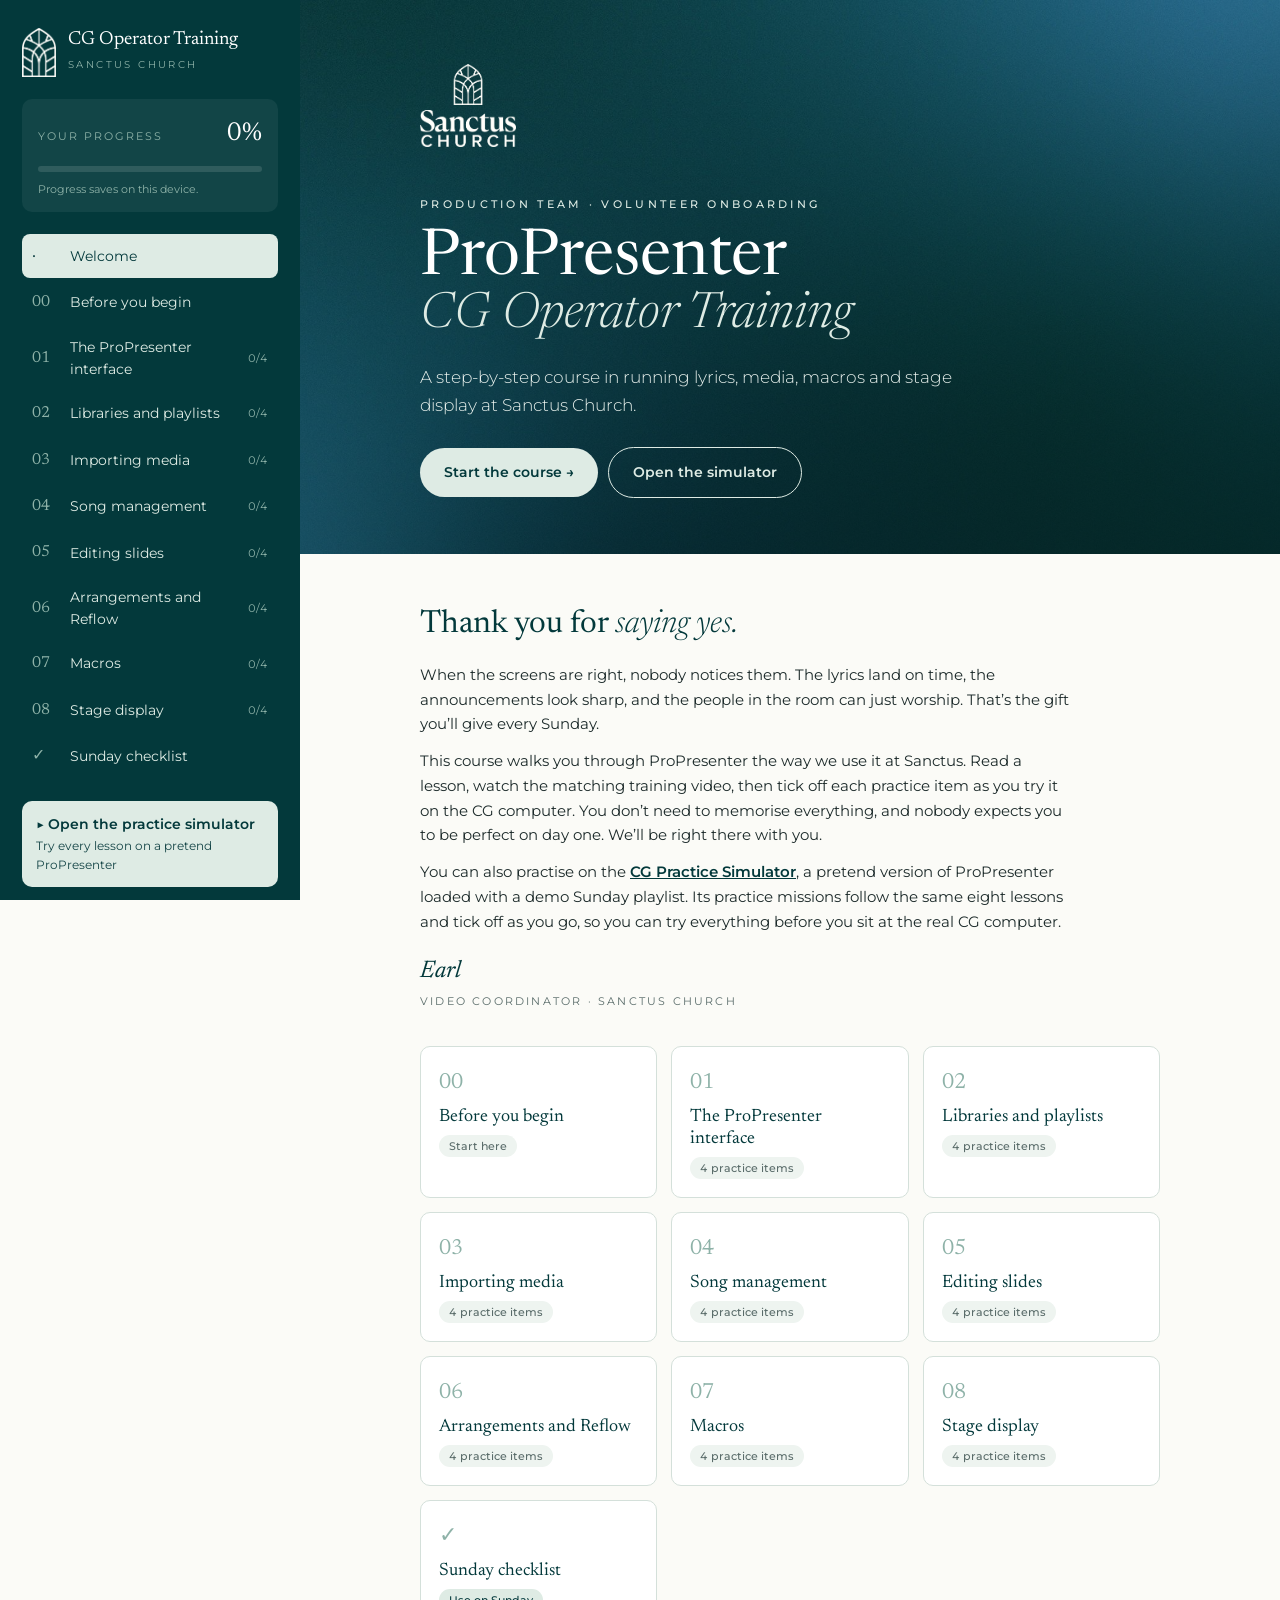
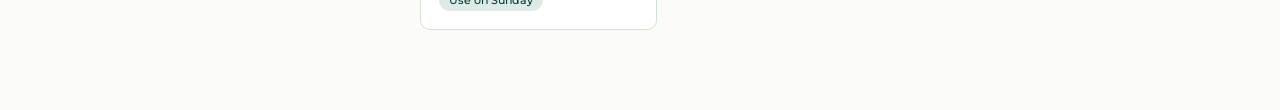
<file: index.html>
<!DOCTYPE html>
<html lang="en">
<head>
<meta charset="utf-8">
<meta name="viewport" content="width=device-width, initial-scale=1">
<title>CG Operator Training</title>
<link rel="preconnect" href="https://fonts.googleapis.com">
<link rel="preconnect" href="https://fonts.gstatic.com" crossorigin>
<link href="https://fonts.googleapis.com/css2?family=Montserrat:wght@300;400;500;600&family=Newsreader:ital,opsz,wght@0,6..72,300;0,6..72,400;0,6..72,500;1,6..72,300;1,6..72,400&display=swap" rel="stylesheet">
<style>
:root{
  /* Sanctus brand: deep teal + mint on cream; teal sidebar, reading column on the right */
  --teal:#03393B; --bar:#154547; --mint:#DEEBE4; --mint2:#EEF4F0; --cream:#FBFBF7; --sage:#8EB2A8;
  --ink:#1d2b2b; --muted:#5a6c6a; --line:#d4e0da; --warn-bg:#fbf3e8; --warn:#8a5512; --good:#2f7d5b;
  --display:"Newsreader","Canela",Georgia,serif; --body:"Montserrat","Gotham",system-ui,sans-serif;
  color-scheme:light;
}
*{box-sizing:border-box}
html,body{margin:0;height:100%}
body{background:var(--cream);color:var(--ink);font-family:var(--body);font-size:15px;line-height:1.65;-webkit-font-smoothing:antialiased}
a{color:var(--teal)}
button{font-family:inherit}
:focus-visible{outline:2px solid var(--sage);outline-offset:2px}
.app{display:grid;grid-template-columns:300px 1fr;min-height:100%}

/* sidebar */
.side{background:var(--teal);color:var(--mint);position:sticky;top:0;height:100vh;overflow-y:auto;padding:28px 22px;display:flex;flex-direction:column;gap:22px}
.side .brand{display:flex;align-items:center;gap:12px;text-decoration:none;color:var(--mint)}
.side .brand img{width:34px}
.side .brand b{font-family:var(--display);font-weight:400;font-size:19px;color:#fff;line-height:1.1;display:block}
.side .brand small{font-size:10px;letter-spacing:.24em;text-transform:uppercase;color:var(--sage)}
.prog{background:rgba(255,255,255,.06);border-radius:10px;padding:14px 16px}
.prog .row{display:flex;justify-content:space-between;align-items:baseline;font-size:11px;letter-spacing:.18em;text-transform:uppercase;color:var(--sage)}
.prog .row b{font-family:var(--display);font-size:26px;letter-spacing:0;color:#fff;font-weight:400;font-variant-numeric:tabular-nums}
.meter{height:6px;background:rgba(255,255,255,.12);border-radius:3px;margin-top:10px;overflow:hidden}
.meter i{display:block;height:100%;background:var(--sage);border-radius:3px;transition:width .3s}
.save{font-size:11px;color:var(--sage);margin-top:8px}
nav ol{list-style:none;margin:0;padding:0;display:flex;flex-direction:column;gap:2px}
nav a{display:grid;grid-template-columns:30px 1fr auto;align-items:center;gap:8px;padding:9px 10px;border-radius:8px;text-decoration:none;color:var(--mint);font-size:13.5px}
nav a:hover{background:rgba(255,255,255,.06)}
nav a[aria-current="page"]{background:var(--mint);color:var(--teal)}
nav .n{font-family:var(--display);font-size:16px;color:var(--sage)}
nav a[aria-current="page"] .n{color:var(--bar)}
nav .st{font-size:11px;font-variant-numeric:tabular-nums;color:var(--sage)}
nav a[aria-current="page"] .st{color:var(--bar)}
nav .st.done{width:20px;height:20px;border-radius:50%;background:var(--sage);color:var(--teal);display:grid;place-items:center;font-size:12px;font-weight:600}
.simlink{display:block;text-decoration:none;color:var(--teal);background:var(--mint);border-radius:10px;padding:12px 14px;font-weight:600;font-size:13.5px}
.simlink small{display:block;font-weight:400;font-size:11.5px;color:var(--bar);margin-top:2px}
.simlink:hover{background:#fff}
.simbox{display:flex;align-items:center;gap:14px;flex-wrap:wrap;margin-top:16px;padding:14px 16px;border-radius:10px;background:var(--teal);color:#fff}
.simbox p{margin:0;flex:1;min-width:220px;font-size:14px;color:#e6efeb}
.simbox b{color:#fff}
.simbox a{background:var(--mint);color:var(--teal);text-decoration:none;font-weight:600;font-size:13px;border-radius:999px;padding:9px 16px;white-space:nowrap}
.simbox a:hover{background:#fff}
.hero .cta.ghost{background:transparent;color:var(--mint);border:1px solid var(--mint);margin-left:10px}
.hero .cta.ghost:hover{background:rgba(255,255,255,.1)}
.side .foot{margin-top:auto;font-size:10px;letter-spacing:.22em;text-transform:uppercase;color:var(--sage)}
.menu{display:none}

/* main */
main{min-width:0}
.wrap{max-width:820px;margin:0 auto;padding:44px 40px 80px}
.hero{background:var(--teal) url(img/gradient.jpg) center/cover;color:#fff;position:relative;overflow:hidden}
.hero::after{content:"";position:absolute;inset:0;background:linear-gradient(160deg,rgba(3,57,59,.3),rgba(3,40,40,.85))}
.hero .in{position:relative;z-index:1;max-width:820px;margin:0 auto;padding:64px 40px 56px}
.hero img{width:96px;margin-bottom:40px}
.kicker{font-weight:500;font-size:11px;letter-spacing:.3em;text-transform:uppercase;color:var(--mint)}
.hero h1{font-family:var(--display);font-weight:400;font-size:clamp(40px,6vw,64px);line-height:1;margin:14px 0 0;text-wrap:balance}
.hero h1 em{display:block;font-weight:300;color:var(--mint);font-size:.78em}
.hero p{font-weight:300;font-size:17px;max-width:52ch;margin:22px 0 0;color:#e6efeb}
.cta{display:inline-flex;align-items:center;gap:10px;margin-top:28px;background:var(--mint);color:var(--teal);border:0;border-radius:999px;padding:13px 24px;font-weight:600;font-size:14px;text-decoration:none;cursor:pointer}
.cta:hover{background:#fff}
.welcome h2{font-family:var(--display);font-weight:400;font-size:32px;color:var(--teal);margin:0 0 12px}
.welcome h2 em{font-weight:300}
.welcome p{max-width:65ch}
.sig{font-family:var(--display);font-style:italic;font-size:24px;color:var(--teal);margin-top:18px}
.sigt{font-size:11px;letter-spacing:.2em;text-transform:uppercase;color:var(--muted)}
.cards{display:grid;grid-template-columns:repeat(auto-fill,minmax(230px,1fr));gap:14px;margin-top:36px}
.card{display:flex;flex-direction:column;gap:6px;padding:18px;border:1px solid var(--line);border-radius:10px;background:#fff;text-decoration:none;color:var(--ink)}
.card:hover{border-color:var(--sage)}
.card .n{font-family:var(--display);font-size:22px;color:var(--sage)}
.card b{font-family:var(--display);font-weight:400;font-size:18px;color:var(--teal);line-height:1.2}
.card .pill{align-self:flex-start;font-size:11px;font-weight:500;border-radius:999px;padding:2px 10px;background:var(--mint2);color:var(--muted);font-variant-numeric:tabular-nums}
.card .pill.done{background:var(--good);color:#fff}
.card .pill.go{background:var(--mint);color:var(--teal)}

/* lesson content */
.opener{background:var(--teal);color:#fff;border-radius:12px;padding:34px 36px;position:relative;overflow:hidden;margin-bottom:28px}
.opener::after{content:"";position:absolute;right:-30px;top:-20px;width:220px;height:220px;background:url(img/mark_cream.png) center/contain no-repeat;opacity:.07}
.eyebrow{font-weight:500;font-size:11px;letter-spacing:.3em;text-transform:uppercase;color:var(--sage)}
.opener h2{font-family:var(--display);font-weight:400;font-size:clamp(30px,4vw,40px);line-height:1.05;margin:8px 0 12px;text-wrap:balance}
.opener p{font-weight:300;font-size:16px;margin:0;max-width:58ch;color:#e6efeb}
.opener .vid{margin-top:16px;font-size:11px;letter-spacing:.2em;text-transform:uppercase;color:var(--mint)}
h3{font-family:var(--display);font-weight:500;font-size:23px;color:var(--teal);margin:34px 0 8px;text-wrap:balance}
p{margin:0 0 12px}
b,strong{font-weight:600;color:var(--teal)}
ol.steps{list-style:none;counter-reset:s;margin:8px 0 16px;padding:0;display:flex;flex-direction:column;gap:8px}
ol.steps>li{counter-increment:s;position:relative;padding-left:40px}
ol.steps>li::before{content:counter(s);position:absolute;left:0;top:1px;width:26px;height:26px;border-radius:50%;background:var(--teal);color:#fff;font-weight:600;font-size:12px;display:grid;place-items:center}
ol.steps ul{margin:6px 0 0;padding-left:18px}
ul.dots{margin:6px 0 14px;padding-left:20px}
ul.dots li{margin-bottom:6px}
ul.dots li::marker{color:var(--sage)}
figure{margin:18px 0 26px}
.zoom{display:block;width:100%;padding:0;border:0;background:none;cursor:zoom-in}
figure img{display:block;max-width:100%;width:100%;border-radius:8px;box-shadow:0 0 0 1px var(--line),0 6px 18px rgba(3,57,59,.08)}
figcaption{font-size:13px;color:var(--muted);margin-top:9px;display:flex;gap:10px}
figcaption .fn{font-weight:600;color:var(--teal);letter-spacing:.08em;text-transform:uppercase;white-space:nowrap;font-size:11.5px;padding-top:1px}
.pair{display:grid;grid-template-columns:1fr 1fr;gap:18px}
.pair figure{margin:14px 0 20px}
.callout{background:var(--mint);border-left:3px solid var(--teal);padding:14px 18px;margin:18px 0;border-radius:0 8px 8px 0}
.callout .lbl{font-weight:600;font-size:11px;letter-spacing:.22em;text-transform:uppercase;color:var(--teal);margin-bottom:4px}
.callout.warn{background:var(--warn-bg);border-color:#b5762a}
.callout.warn .lbl{color:var(--warn)}
.callout p:last-child{margin:0}
.tw{overflow-x:auto;margin:12px 0 20px}
table{width:100%;border-collapse:collapse;font-size:14px}
th{background:var(--teal);color:#fff;font-weight:500;text-align:left;padding:10px 12px;font-size:11px;letter-spacing:.14em;text-transform:uppercase}
td{padding:10px 12px;border-bottom:1px solid var(--line);vertical-align:top}
tr:nth-child(even) td{background:var(--mint2)}
td.num{font-family:var(--display);font-size:20px;color:var(--teal);width:44px;text-align:center}

/* interactive checklists */
.practice{border:1px solid var(--line);border-radius:12px;padding:22px 24px;margin:36px 0 0;background:#fff}
.practice .lbl,.cl-head{font-weight:600;font-size:11px;letter-spacing:.24em;text-transform:uppercase;color:var(--teal);display:flex;align-items:center;gap:10px;margin-bottom:12px}
.practice .lbl::before{content:"";width:18px;height:18px;background:url(img/mark_teal.png) center/contain no-repeat}
.practice .lbl .count{margin-left:auto;font-variant-numeric:tabular-nums;color:var(--muted);letter-spacing:.1em}
ul.check{list-style:none;margin:0 0 6px;padding:0;display:flex;flex-direction:column;gap:4px}
ul.check li{padding:0}
.ck{display:flex;gap:12px;align-items:flex-start;padding:9px 10px;border-radius:8px;cursor:pointer}
.ck:hover{background:var(--mint2)}
.ck input{appearance:none;flex:none;width:22px;height:22px;margin:1px 0 0;border:1.5px solid var(--teal);border-radius:5px;background:#fff;cursor:pointer;display:grid;place-items:center}
.ck input:checked{background:var(--teal)}
.ck input:checked::after{content:"";width:6px;height:11px;border:solid #fff;border-width:0 2px 2px 0;transform:rotate(45deg) translate(-1px,-1px)}
.ck input:checked + span{color:var(--muted);text-decoration:line-through;text-decoration-color:var(--sage)}
.notes-lbl{display:block;margin-top:14px;font-size:11px;letter-spacing:.2em;text-transform:uppercase;color:var(--muted)}
.notes{display:block;width:100%;margin-top:8px;font:inherit;font-size:14px;letter-spacing:0;text-transform:none;color:var(--ink);border:1px solid var(--line);border-radius:8px;padding:10px 12px;background:var(--cream);resize:vertical}
.donebar{display:flex;align-items:center;gap:12px;margin-top:14px;padding:12px 16px;border-radius:10px;background:var(--mint);color:var(--teal);font-weight:500;font-size:14px}
.donebar[hidden]{display:none}
.reset{margin-left:auto;background:none;border:1px solid var(--teal);color:var(--teal);border-radius:999px;padding:6px 14px;font-size:12px;cursor:pointer}
.pager{display:flex;justify-content:space-between;gap:14px;margin-top:44px;padding-top:24px;border-top:1px solid var(--line)}
.pager a{display:flex;flex-direction:column;gap:2px;text-decoration:none;padding:12px 16px;border:1px solid var(--line);border-radius:10px;background:#fff;max-width:48%}
.pager a:hover{border-color:var(--sage)}
.pager small{font-size:11px;letter-spacing:.2em;text-transform:uppercase;color:var(--muted)}
.pager b{font-family:var(--display);font-weight:400;font-size:18px}
.pager .next{margin-left:auto;text-align:right}

/* lightbox */
.lb{position:fixed;inset:0;background:rgba(3,30,31,.92);display:none;align-items:center;justify-content:center;padding:24px;z-index:50;cursor:zoom-out}
.lb.on{display:flex}
.lb img{max-width:100%;max-height:100%;border-radius:6px}

@media (max-width:900px){
  .app{grid-template-columns:1fr}
  .side{position:sticky;top:0;z-index:30;height:auto;overflow:visible;flex-direction:row;align-items:center;flex-wrap:nowrap;gap:10px;padding:10px 16px;box-shadow:0 2px 10px rgba(0,0,0,.18)}
  .side .brand img{width:28px}
  .side .brand b{font-size:15px}
  .side .brand small{display:none}
  .side .prog,.side nav,.side .simlink,.side .foot{display:none}
  .mprog{display:inline-flex;align-items:center;margin-left:auto;font-size:12px;font-weight:600;color:var(--teal);background:var(--mint);border-radius:999px;padding:4px 10px;font-variant-numeric:tabular-nums;white-space:nowrap}
  .menu{display:inline-flex;margin-left:0;background:transparent;border:1px solid var(--sage);color:#fff;border-radius:999px;padding:6px 14px;font-size:12.5px;cursor:pointer;white-space:nowrap}
  /* open: full-screen drawer */
  .side.open{position:fixed;inset:0;height:100%;flex-direction:column;align-items:stretch;flex-wrap:nowrap;gap:16px;padding:16px 18px 28px;overflow-y:auto;background:var(--teal);z-index:60;box-shadow:none}
  .side.open .brand{padding-right:90px}
  .side.open .mprog{display:none}
  .side.open .menu{position:absolute;top:14px;right:18px}
  .side.open .prog{display:block;background:rgba(255,255,255,.08)}
  .side.open .prog .row{color:var(--sage)}
  .side.open .prog .row b{color:#fff}
  .side.open nav{display:block;background:transparent}
  .side.open nav a{color:var(--mint);font-size:15px;padding:12px 10px}
  .side.open nav a[aria-current="page"]{background:var(--mint);color:var(--teal)}
  .side.open .simlink{display:block}
  .side.open .foot{display:block;margin-top:8px}
  body.menu-open{overflow:hidden}
  .wrap{padding:28px 18px 60px}
  .hero .in{padding:40px 18px 36px}
  .hero img{width:76px;margin-bottom:28px}
  .hero .cta.ghost{margin-left:0;margin-top:10px}
  .opener{padding:26px 22px}
  .pair{grid-template-columns:1fr}
  .pager a{max-width:100%}
}
@media (min-width:901px){.mprog{display:none}}
@media (prefers-reduced-motion:reduce){*{transition:none!important}}
</style>
</head>
<body>
<div class="app">
  <aside class="side" id="side">
    <a class="brand" href="#home"><img src="img/mark_cream.png" alt=""><span><b>CG Operator Training</b><small>Sanctus Church</small></span></a>
    <span class="mprog" id="mprog">0%</span>
    <button class="menu" id="menu" aria-expanded="false" aria-controls="side">Lessons</button>
    <div class="prog">
      <div class="row"><span>Your progress</span><b id="pct">0%</b></div>
      <div class="meter"><i id="bar" style="width:0%"></i></div>
      <div class="save" id="save">Progress saves on this device.</div>
    </div>
    <nav aria-label="Lessons"><ol id="nav"></ol></nav>
    <a class="simlink" href="cg-simulator/index.html">▶ Open the practice simulator<small>Try every lesson on a pretend ProPresenter</small></a>
    <div class="foot">Production Team · 2026</div>
  </aside>
  <main id="main"></main>
</div>
<div class="lb" id="lb" role="dialog" aria-label="Enlarged screenshot"><img id="lbimg" alt=""></div>

<script id="content" type="application/json">{"titles": ["Before you begin", "The ProPresenter interface", "Libraries and playlists", "Importing media", "Song management", "Editing slides", "Arrangements and Reflow", "Macros", "Stage display", "Sunday checklist"], "html": ["<section class=\"lesson\"><div class=\"opener\"><div class=\"eyebrow\">Getting started<\/div><h2>Before you begin<\/h2><p>As a CG (computer graphics) operator, you run ProPresenter during the service: lyrics, announcements, videos, lower thirds, timers and stage display.<\/p><\/div>\n<h3>How to use this course<\/h3><ol class=\"steps\"><li>Read one lesson, then watch the matching video in the <em>ProPresenter Training<\/em> folder.<\/li><li>Tick off each <b>Practice<\/b> item as you do it on the CG computer. Your progress is saved.<\/li><li>Write questions in the notes box at the end of each lesson and bring them to your trainer.<\/li><li>Keep the <b>Sunday checklist<\/b> beside you for your first few services.<\/li><\/ol>\n<h3>The Sanctus standards<\/h3><p>These five habits come up in every lesson. They keep our screens consistent from week to week and from campus to campus.<\/p><div class=\"tw\"><table><thead><tr><th><\/th><th>Standard<\/th><th>Why it matters<\/th><\/tr><\/thead><tbody><tr><td class=\"num\">1<\/td><td><b>One Sunday playlist.<\/b> It gets updated each week for the coming Sunday.<\/td><td>Everyone knows where the service lives. There are no stray copies.<\/td><\/tr><tr><td class=\"num\">2<\/td><td><b>All songs live in the Worship library<\/b>, even songs for special events.<\/td><td>Songs are easy to find, filter and reuse.<\/td><\/tr><tr><td class=\"num\">3<\/td><td><b>Use the staff-built themes<\/b>: the Song theme and the theme for each sermon series.<\/td><td>Every slide looks the same from song to song.<\/td><\/tr><tr><td class=\"num\">4<\/td><td><b>Media actions are set to Foreground<\/b>, and videos are set to <b>Stop<\/b>, never Loop.<\/td><td>Media always shows up, and no video restarts mid-service.<\/td><\/tr><tr><td class=\"num\">5<\/td><td><b>Themes, stage displays and macros are pre-configured by staff.<\/b><\/td><td>Know where they are, but ask before changing them.<\/td><\/tr><\/tbody><\/table><\/div><div class=\"callout\"><div class=\"lbl\">Coming soon<\/div><p>Setting outputs, and Chapter 2 on running the service (creating, managing and flowing a service), will be added when those training videos are ready.<\/p><\/div><\/section>", "<section class=\"lesson\"><div class=\"opener\"><div class=\"eyebrow\">Lesson 01<\/div><h2>The ProPresenter interface<\/h2><p>The Show view has seven areas. You will use every one of them on a Sunday, so learn where each one is first.<\/p><div class=\"vid\">Training video \u00b7 Chapter 1 \u00b7 0:00\u201316:00<\/div><\/div><figure><button class=\"zoom\" data-src=\"img/f01_interface.jpg\" aria-label=\"Enlarge figure 1.1\"><img src=\"img/f01_interface.jpg\" alt=\"The Show view, numbered by area. Each number matches a row in the table below.\" loading=\"lazy\"><\/button><figcaption><span class=\"fn\">Fig 1.1<\/span><span>The Show view, numbered by area. Each number matches a row in the table below.<\/span><\/figcaption><\/figure><div class=\"tw\"><table><thead><tr><th>#<\/th><th>Area<\/th><th>What it does<\/th><\/tr><\/thead><tbody><tr><td class=\"num\">1<\/td><td><b>Toolbar<\/b><\/td><td>Search, the Show / Edit / Reflow / Bible / Stage views, Themes, and the <b>Audience<\/b> and <b>Stage<\/b> output toggles on the top right.<\/td><\/tr><tr><td class=\"num\">2<\/td><td><b>Library &amp; playlist list<\/b><\/td><td>Libraries (orange icons) store content. Playlists (blue icons) put that content in service order.<\/td><\/tr><tr><td class=\"num\">3<\/td><td><b>Item list<\/b><\/td><td>Every item in the library or playlist you selected. In a playlist you also see the <b>headers<\/b>: Pre Loop, Welcome, Worship and so on.<\/td><\/tr><tr><td class=\"num\">4<\/td><td><b>Presentation area<\/b><\/td><td>The slides of the selected item. Clicking a slide sends it live.<\/td><\/tr><tr><td class=\"num\">5<\/td><td><b>Output preview<\/b><\/td><td>Shows what a screen is showing right now. Use its dropdown to switch between the auditorium (AUD), single screens, or the stage display.<\/td><\/tr><tr><td class=\"num\">6<\/td><td><b>Media player<\/b><\/td><td>Play, pause and scrub the current video, and see its countdown.<\/td><\/tr><tr><td class=\"num\">7<\/td><td><b>Tabs panel<\/b><\/td><td>Audio, stage display layouts, <b>Timers<\/b>, <b>Messages<\/b>, <b>Props<\/b> and <b>Macros<\/b>.<\/td><\/tr><\/tbody><\/table><\/div><h3>The output preview<\/h3><p>You don't have to walk into the auditorium to see what's on screen. The preview shows each output. Switch it to the stage display to see exactly what the band and host see.<\/p><figure><button class=\"zoom\" data-src=\"img/f03_stage_preview.jpg\" aria-label=\"Enlarge figure 1.2\"><img src=\"img/f03_stage_preview.jpg\" alt=\"Output preview set to the stage display: the current lyric in white, the next lyric in green.\" loading=\"lazy\"><\/button><figcaption><span class=\"fn\">Fig 1.2<\/span><span>Output preview set to the stage display: the current lyric in white, the next lyric in green.<\/span><\/figcaption><\/figure><h3>The tabs panel<\/h3><ol class=\"steps\"><li><b>Stage display layouts<\/b>: the layouts you can send to the stage screen. Different people need different information at different moments.<\/li><li><b>Timers<\/b>: every service timer (Service Start, Worship, Host, Meet &amp; Greet, Sermon, Response, Soundcheck). Slides and macros start them automatically.<\/li><li><b>Messages<\/b>: text shown on top of the screens. For example, a <b>Kids Call<\/b> shows a child's tag code (such as <em>C3H3<\/em>) so their parent knows to come to the kids area.<\/li><li><b>Props<\/b>: small media pieces with transparency that sit on top of everything, such as name lower thirds. They show for a set time and then dissolve on their own.<\/li><li><b>Macros<\/b>: one-click bundles of actions (Lesson 7).<\/li><\/ol><div class=\"pair\"><figure><button class=\"zoom\" data-src=\"img/f04_timers.jpg\" aria-label=\"Enlarge figure 1.3\"><img src=\"img/f04_timers.jpg\" alt=\"The Timers tab.\" loading=\"lazy\"><\/button><figcaption><span class=\"fn\">Fig 1.3<\/span><span>The Timers tab.<\/span><\/figcaption><\/figure><figure><button class=\"zoom\" data-src=\"img/f05_messages.jpg\" aria-label=\"Enlarge figure 1.4\"><img src=\"img/f05_messages.jpg\" alt=\"Messages tab with a Kids Call code.\" loading=\"lazy\"><\/button><figcaption><span class=\"fn\">Fig 1.4<\/span><span>Messages tab with a Kids Call code.<\/span><\/figcaption><\/figure><\/div><div class=\"pair\"><figure><button class=\"zoom\" data-src=\"img/f06_props.jpg\" aria-label=\"Enlarge figure 1.5\"><img src=\"img/f06_props.jpg\" alt=\"Props: name keys that clear after 10 seconds.\" loading=\"lazy\"><\/button><figcaption><span class=\"fn\">Fig 1.5<\/span><span>Props: name keys that clear after 10 seconds.<\/span><\/figcaption><\/figure><figure><button class=\"zoom\" data-src=\"img/f07_macros_tab.jpg\" aria-label=\"Enlarge figure 1.6\"><img src=\"img/f07_macros_tab.jpg\" alt=\"Macros: the icons show what each one does.\" loading=\"lazy\"><\/button><figcaption><span class=\"fn\">Fig 1.6<\/span><span>Macros: the icons show what each one does.<\/span><\/figcaption><\/figure><\/div><h3>Other views in the toolbar<\/h3><ul class=\"dots\"><li><b>Search<\/b> finds an item across every library. The <em>Filter<\/em> box at the bottom of a list searches only that list.<\/li><li><b>Themes<\/b> holds the staff-built styles for songs, sermon series, lower thirds and full screens. You will apply themes, but you won't edit them.<\/li><li><b>Edit<\/b> opens the editor for whichever item is selected. <b>Show<\/b> brings you back to running the service.<\/li><li><b>Reflow<\/b> changes the line breaks of a whole song (Lesson 6). <b>Bible<\/b> pulls up scripture.<\/li><li><b>Stage<\/b> opens the stage display editor (Lesson 8). It is pre-configured.<\/li><li>The <b>Audience<\/b> and <b>Stage<\/b> buttons turn those outputs on and off.<\/li><\/ul><div class=\"pair\"><figure><button class=\"zoom\" data-src=\"img/f08_themes_popup.jpg\" aria-label=\"Enlarge figure 1.7\"><img src=\"img/f08_themes_popup.jpg\" alt=\"The Themes window.\" loading=\"lazy\"><\/button><figcaption><span class=\"fn\">Fig 1.7<\/span><span>The Themes window.<\/span><\/figcaption><\/figure><figure><button class=\"zoom\" data-src=\"img/f09_edit_view.jpg\" aria-label=\"Enlarge figure 1.8\"><img src=\"img/f09_edit_view.jpg\" alt=\"The Edit view.\" loading=\"lazy\"><\/button><figcaption><span class=\"fn\">Fig 1.8<\/span><span>The Edit view.<\/span><\/figcaption><\/figure><\/div><div class=\"practice\"><div class=\"lbl\">Practice on the CG computer<\/div><ul class=\"check\"><li>Point to all seven areas of the Show view without looking at Fig 1.1.<\/li><li>Switch the output preview between AUD and the stage display.<\/li><li>Open each tab in the tabs panel and name what it is for.<\/li><li>Search for a song using both Search and the Filter box.<\/li><\/ul><label class=\"notes-lbl\">Notes &amp; questions for your trainer<textarea class=\"notes\" rows=\"3\" placeholder=\"Anything you want to ask about this lesson\u2026\"><\/textarea><\/label><\/div><\/section>", "<section class=\"lesson\"><div class=\"opener\"><div class=\"eyebrow\">Lesson 02<\/div><h2>Libraries and playlists<\/h2><p>A library is where content is stored. A playlist is the order of service built from that content. A Sunday service is simply a playlist.<\/p><div class=\"vid\">Training video \u00b7 Chapter 1 \u00b7 16:00\u201323:00<\/div><\/div><ul class=\"dots\"><li><b>Library<\/b>: think of the whole public library building, with sections such as <em>Worship<\/em>, <em>Women's Connect<\/em> or <em>Pre-Post<\/em>. Organise libraries by ministry or event.<\/li><li><b>Playlist<\/b>: the running order for one event, split into <b>headers<\/b>. Headers only exist in playlists.<\/li><\/ul><h3>How the Sunday playlist runs<\/h3><p>GOOD MORNING TEAM! \u2192 Pre-Service Timer \u2192 <b>Pre Loop<\/b> \u2192 <b>Welcome<\/b> \u2192 <b>Worship<\/b> \u2192 <b>Transition<\/b> \u2192 <b>Meet &amp; Greet<\/b> \u2192 <b>Host<\/b> \u2192 <b>Sermon<\/b> \u2192 <b>Response<\/b> \u2192 <b>Close<\/b> \u2192 <b>Post Loop<\/b>.<\/p><figure><button class=\"zoom\" data-src=\"img/f02_sunday_playlist.jpg\" aria-label=\"Enlarge figure 2.1\"><img src=\"img/f02_sunday_playlist.jpg\" alt=\"The Sunday playlist with its headers, highlighted on the left.\" loading=\"lazy\"><\/button><figcaption><span class=\"fn\">Fig 2.1<\/span><span>The Sunday playlist with its headers, highlighted on the left.<\/span><\/figcaption><\/figure><h3>Create a library<\/h3><ol class=\"steps\"><li>Click the <b>+<\/b> at the top of the library list and choose <b>New Library<\/b>.<\/li><li>Name it after the ministry or event.<\/li><li>Add presentations and media to it.<\/li><\/ol><figure><button class=\"zoom\" data-src=\"img/f12_new_library.jpg\" aria-label=\"Enlarge figure 2.2\"><img src=\"img/f12_new_library.jpg\" alt=\"The + menu: New Library, New Presentation, New Playlist.\" loading=\"lazy\"><\/button><figcaption><span class=\"fn\">Fig 2.2<\/span><span>The + menu: New Library, New Presentation, New Playlist.<\/span><\/figcaption><\/figure><h3>Build a playlist<\/h3><ol class=\"steps\"><li>Click <b>+ \u2192 New Playlist<\/b> and name it.<\/li><li>Add a <b>header<\/b> (for example <em>Pre-Service<\/em>) to start each section.<\/li><li>Use <b>+ \u2192 New Presentation<\/b> to add a blank placeholder item where you need one.<\/li><li>Drag items from a library into the playlist, then drag them into order.<\/li><\/ol><div class=\"pair\"><figure><button class=\"zoom\" data-src=\"img/f13_new_presentation_blank.jpg\" aria-label=\"Enlarge figure 2.3\"><img src=\"img/f13_new_presentation_blank.jpg\" alt=\"Naming a new presentation.\" loading=\"lazy\"><\/button><figcaption><span class=\"fn\">Fig 2.3<\/span><span>Naming a new presentation.<\/span><\/figcaption><\/figure><figure><button class=\"zoom\" data-src=\"img/f14_playlist_header.jpg\" aria-label=\"Enlarge figure 2.4\"><img src=\"img/f14_playlist_header.jpg\" alt=\"A Pre-Service header with three items.\" loading=\"lazy\"><\/button><figcaption><span class=\"fn\">Fig 2.4<\/span><span>A Pre-Service header with three items.<\/span><\/figcaption><\/figure><\/div><h3>Make slides advance on their own<\/h3><p>Use <b>Go to Next Timer<\/b> for loops and for timed moments such as the host name key.<\/p><ol class=\"steps\"><li>Right-click a slide and choose <b>Go to Next Timer\u2026<\/b><\/li><li>Enter the <b>Duration<\/b> in seconds.<\/li><li>On the last slide of a loop, tick <b>Loop to Beginning<\/b>.<\/li><li>Click <b>Done<\/b>. The seconds now show in the top-left corner of the slide.<\/li><\/ol><figure><button class=\"zoom\" data-src=\"img/f15_slide_timer.jpg\" aria-label=\"Enlarge figure 2.5\"><img src=\"img/f15_slide_timer.jpg\" alt=\"The Slide Timer dialog.\" loading=\"lazy\"><\/button><figcaption><span class=\"fn\">Fig 2.5<\/span><span>The Slide Timer dialog.<\/span><\/figcaption><\/figure><div class=\"callout\"><div class=\"lbl\">Sanctus standard<\/div><p>The <b>Welcome<\/b> and <b>Host<\/b> name slides already carry a <b>10-second<\/b> timer. Once you click them, they advance on their own, so these moments look the same every week.<\/p><\/div><h3>Transparent slides and IMAG<\/h3><p>A <b>checkerboard<\/b> slide is transparent, not black. At Ajax, the screens show live cameras (IMAG), and ProPresenter sits on top of them.<\/p><ul class=\"dots\"><li>A transparent slide lets the cameras show through.<\/li><li>A video or full-screen graphic covers the cameras. When it ends and the slide goes transparent, the cameras come back.<\/li><li>A name key is transparent except for the name, so the person on camera appears with their name over them.<\/li><\/ul><figure><button class=\"zoom\" data-src=\"img/f16_transparent.jpg\" aria-label=\"Enlarge figure 2.6\"><img src=\"img/f16_transparent.jpg\" alt=\"Welcome: a slide with a 10-second timer, then a transparent slide.\" loading=\"lazy\"><\/button><figcaption><span class=\"fn\">Fig 2.6<\/span><span>Welcome: a slide with a 10-second timer, then a transparent slide.<\/span><\/figcaption><\/figure><div class=\"practice\"><div class=\"lbl\">Practice on the CG computer<\/div><ul class=\"check\"><li>Create a practice library and a practice playlist with two headers.<\/li><li>Drag three items into the playlist and reorder them.<\/li><li>Build a three-slide loop with a 5-second timer and Loop to Beginning.<\/li><li>Find the checkerboard slides in the Sunday playlist and explain what they do.<\/li><\/ul><label class=\"notes-lbl\">Notes &amp; questions for your trainer<textarea class=\"notes\" rows=\"3\" placeholder=\"Anything you want to ask about this lesson\u2026\"><\/textarea><\/label><\/div><\/section>", "<section class=\"lesson\"><div class=\"opener\"><div class=\"eyebrow\">Lesson 03<\/div><h2>Importing media<\/h2><p>To add a graphic or video, duplicate an existing slide and swap in its media action. Always set the action to Foreground, and set videos to Stop.<\/p><div class=\"vid\">Training video \u00b7 Chapter 1 \u00b7 23:00\u201328:40<\/div><\/div><h3>Add a graphic to a loop<\/h3><ol class=\"steps\"><li>In the Sunday playlist, open the item, for example <em>Easter Pre-Service Loop<\/em>.<\/li><li>Select a slide and copy and paste it (<b>\u2318C / \u2318V<\/b> on Mac, <b>Ctrl+C / Ctrl+V<\/b> on Windows).<\/li><li>Right-click the copy, choose <b>Remove Action<\/b>, then <b>Add Media Action\u2026<\/b>, and pick the graphic.<\/li><li>Right-click again and choose <b>Edit Action \u2192 Behavior \u2192 Foreground<\/b>.<\/li><li>Repeat for each new graphic.<\/li><\/ol><div class=\"pair\"><figure><button class=\"zoom\" data-src=\"img/f17_add_media_action.jpg\" aria-label=\"Enlarge figure 3.1\"><img src=\"img/f17_add_media_action.jpg\" alt=\"Right-click: Add Action, Edit / Remove Action.\" loading=\"lazy\"><\/button><figcaption><span class=\"fn\">Fig 3.1<\/span><span>Right-click: Add Action, Edit / Remove Action.<\/span><\/figcaption><\/figure><figure><button class=\"zoom\" data-src=\"img/f18_behavior.jpg\" aria-label=\"Enlarge figure 3.2\"><img src=\"img/f18_behavior.jpg\" alt=\"Edit Action \u2192 Behavior.\" loading=\"lazy\"><\/button><figcaption><span class=\"fn\">Fig 3.2<\/span><span>Edit Action \u2192 Behavior.<\/span><\/figcaption><\/figure><\/div><div class=\"callout\"><div class=\"lbl\">Why Foreground<\/div><p>Foreground makes the media a top-layer element. Background and foreground respond differently to automations. If you skip this step, the graphic might not show up when it should.<\/p><\/div><h3>Change how long a slide stays up<\/h3><ol class=\"steps\"><li>Right-click the slide and choose <b>Go to Next Timer\u2026<\/b><\/li><li>Change the duration. Click <b>Remove<\/b> to take the timer off.<\/li><li>If a graphic looks wrong, use <b>Show in Finder<\/b> in the action menu to jump to the file on the hard drive.<\/li><\/ol><figure><button class=\"zoom\" data-src=\"img/f19_slide_timer_loop.jpg\" aria-label=\"Enlarge figure 3.3\"><img src=\"img/f19_slide_timer_loop.jpg\" alt=\"Changing a loop slide's timer.\" loading=\"lazy\"><\/button><figcaption><span class=\"fn\">Fig 3.3<\/span><span>Changing a loop slide's timer.<\/span><\/figcaption><\/figure><h3>Add a video<\/h3><ol class=\"steps\"><li>Duplicate a slide and use <b>Add Media Action\u2026<\/b> to choose the video file.<\/li><li>Set <b>Edit Action \u2192 Behavior \u2192 Foreground<\/b>.<\/li><li>Set <b>Edit Action \u2192 Playback Behavior \u2192 Stop<\/b>.<\/li><\/ol><figure><button class=\"zoom\" data-src=\"img/f20_playback_behavior.jpg\" aria-label=\"Enlarge figure 3.4\"><img src=\"img/f20_playback_behavior.jpg\" alt=\"Playback Behavior: choose Stop, not Loop.\" loading=\"lazy\"><\/button><figcaption><span class=\"fn\">Fig 3.4<\/span><span>Playback Behavior: choose Stop, not Loop.<\/span><\/figcaption><\/figure><div class=\"callout warn\"><div class=\"lbl\">Watch out<\/div><p>Videos often default to <b>Loop<\/b>. A looping video will start over in the middle of the service, and someone will have to scramble to pause it. Always check Playback Behavior.<\/p><\/div><div class=\"practice\"><div class=\"lbl\">Practice on the CG computer<\/div><ul class=\"check\"><li>Add two new graphics to a practice loop using Add Media Action.<\/li><li>Set both to Behavior \u2192 Foreground.<\/li><li>Change one slide's timer, then remove it.<\/li><li>Add a video and set its Playback Behavior to Stop.<\/li><\/ul><label class=\"notes-lbl\">Notes &amp; questions for your trainer<textarea class=\"notes\" rows=\"3\" placeholder=\"Anything you want to ask about this lesson\u2026\"><\/textarea><\/label><\/div><\/section>", "<section class=\"lesson\"><div class=\"opener\"><div class=\"eyebrow\">Lesson 04<\/div><h2>Song management<\/h2><p>Every song lives in the Worship library, uses the Song theme, and is imported through SongSelect rather than typed by hand.<\/p><div class=\"vid\">Training video \u00b7 Song Management<\/div><\/div><p><b>Why one library:<\/b> keeping every song in one place makes songs easy to filter, find and compare. It also lets you see different versions side by side. A name in brackets, such as <em>[ Sanctus ]<\/em>, marks the Sanctus arrangement of that song.<\/p><h3>Import from SongSelect (preferred)<\/h3><p>SongSelect is CCLI's library of worship lyrics. CCLI manages the copyrights for most worship songs.<\/p><ol class=\"steps\"><li>Select the <b>Worship library<\/b>.<\/li><li>Go to <b>File \u2192 Import \u2192 SongSelect by CCLI\u2026<\/b><\/li><li>Search by title or CCLI number. Check the lyric preview to make sure it's the right song, then click <b>Import<\/b>.<\/li><li>In the Import window, set:<ul><li><b>Slides delimited by<\/b> and <b>lines per slide<\/b> to match the theme<\/li><li><b>Theme<\/b>: Song (for your campus)<\/li><li><b>Library<\/b>: Worship, plus the <b>Playlist<\/b> for the service<\/li><\/ul><\/li><li>Click <b>Import<\/b>. The song appears in the library and the playlist, already in the theme's style.<\/li><li>Check for single words left alone on a line, and fix them with <b>Reflow<\/b> (Lesson 6).<\/li><\/ol><figure><button class=\"zoom\" data-src=\"img/f23_songselect_menu.jpg\" aria-label=\"Enlarge figure 4.1\"><img src=\"img/f23_songselect_menu.jpg\" alt=\"File \u2192 Import \u2192 SongSelect by CCLI.\" loading=\"lazy\"><\/button><figcaption><span class=\"fn\">Fig 4.1<\/span><span>File \u2192 Import \u2192 SongSelect by CCLI.<\/span><\/figcaption><\/figure><div class=\"pair\"><figure><button class=\"zoom\" data-src=\"img/f24_songselect_search.jpg\" aria-label=\"Enlarge figure 4.2\"><img src=\"img/f24_songselect_search.jpg\" alt=\"SongSelect search with lyric preview.\" loading=\"lazy\"><\/button><figcaption><span class=\"fn\">Fig 4.2<\/span><span>SongSelect search with lyric preview.<\/span><\/figcaption><\/figure><figure><button class=\"zoom\" data-src=\"img/f25_import_dialog.jpg\" aria-label=\"Enlarge figure 4.3\"><img src=\"img/f25_import_dialog.jpg\" alt=\"Import settings: lines, theme, library, playlist.\" loading=\"lazy\"><\/button><figcaption><span class=\"fn\">Fig 4.3<\/span><span>Import settings: lines, theme, library, playlist.<\/span><\/figcaption><\/figure><\/div><h3>Create a song by hand<\/h3><p>Only do this if the song isn't in SongSelect.<\/p><ol class=\"steps\"><li>With the Worship library selected, click <b>+ \u2192 New Presentation<\/b>.<\/li><li>Name the song and choose the <b>Song<\/b> theme. At Ajax, lyrics sit at the <b>bottom<\/b> of the screen because cameras (IMAG) fill it.<\/li><li>If you like, choose a <b>Playlist<\/b> to add it straight into tonight's service.<\/li><li>Click <b>New<\/b>.<\/li><\/ol><div class=\"pair\"><figure><button class=\"zoom\" data-src=\"img/f21_new_song.jpg\" aria-label=\"Enlarge figure 4.4\"><img src=\"img/f21_new_song.jpg\" alt=\"New Presentation: name, theme, library, playlist.\" loading=\"lazy\"><\/button><figcaption><span class=\"fn\">Fig 4.4<\/span><span>New Presentation: name, theme, library, playlist.<\/span><\/figcaption><\/figure><figure><button class=\"zoom\" data-src=\"img/f22_playlist_dropdown.jpg\" aria-label=\"Enlarge figure 4.5\"><img src=\"img/f22_playlist_dropdown.jpg\" alt=\"Choosing a playlist adds the song to it.\" loading=\"lazy\"><\/button><figcaption><span class=\"fn\">Fig 4.5<\/span><span>Choosing a playlist adds the song to it.<\/span><\/figcaption><\/figure><\/div><h3>Add, remove and order songs<\/h3><ul class=\"dots\"><li><b>Add to a service:<\/b> drag the song from the Worship library into the playlist, under the Worship header.<\/li><li><b>Delete:<\/b> select the song and press <b>Delete<\/b>. This removes it from the library for everyone, so be sure.<\/li><\/ul><div class=\"callout\"><div class=\"lbl\">Sanctus standard<\/div><p>Never save songs into other libraries, even for a different event. They may be reused later, and one library keeps things clear for everyone.<\/p><\/div><figure><button class=\"zoom\" data-src=\"img/f26_reflow_song.jpg\" aria-label=\"Enlarge figure 4.6\"><img src=\"img/f26_reflow_song.jpg\" alt=\"After importing, Reflow cleans up the line breaks.\" loading=\"lazy\"><\/button><figcaption><span class=\"fn\">Fig 4.6<\/span><span>After importing, Reflow cleans up the line breaks.<\/span><\/figcaption><\/figure><div class=\"practice\"><div class=\"lbl\">Practice on the CG computer<\/div><ul class=\"check\"><li>Import a song from SongSelect into the Worship library using the Song theme.<\/li><li>Add it to a practice playlist under a Worship header.<\/li><li>Create a short song by hand with New Presentation.<\/li><li>Find two versions of the same song and tell them apart.<\/li><\/ul><label class=\"notes-lbl\">Notes &amp; questions for your trainer<textarea class=\"notes\" rows=\"3\" placeholder=\"Anything you want to ask about this lesson\u2026\"><\/textarea><\/label><\/div><\/section>", "<section class=\"lesson\"><div class=\"opener\"><div class=\"eyebrow\">Lesson 05<\/div><h2>Editing slides<\/h2><p>Right-click a slide and choose Quick Edit for a fast word fix, or Edit Slide for full control. When a song looks off, re-apply the current theme rather than restyling it by hand.<\/p><div class=\"vid\">Training video \u00b7 Editing Slides<\/div><\/div><div class=\"tw\"><table><thead><tr><th><\/th><th>Quick Edit<\/th><th>Edit Slide<\/th><\/tr><\/thead><tbody><tr><td><b>Use for<\/b><\/td><td>Fixing a typo or changing a word<\/td><td>Text style, layout, shapes and media<\/td><\/tr><tr><td><b>Tools<\/b><\/td><td>Text only<\/td><td>Full text panel, layers, shapes, media, video and web fills<\/td><\/tr><\/tbody><\/table><\/div><h3>Working in Edit Slide<\/h3><ol class=\"steps\"><li>Double-click into a text box to edit it.<\/li><li>Use the <b>Text<\/b> panel on the right for font, size, bold, italic, underline, strikethrough, capitalisation, alignment, character spacing, line height and colour.<\/li><li><b>Stroke<\/b> (outline) and <b>Shadow<\/b> can be ticked on or off.<\/li><li>Objects stack as <b>layers<\/b> (see <em>Objects<\/em> at the bottom left). A new shape sits above the text until you reorder it.<\/li><li>The toolbar adds shapes, images, a <b>video input<\/b> such as a camera feed, or a <b>web<\/b> fill that shows a website.<\/li><\/ol><div class=\"pair\"><figure><button class=\"zoom\" data-src=\"img/f27_rich_text.jpg\" aria-label=\"Enlarge figure 5.1\"><img src=\"img/f27_rich_text.jpg\" alt=\"Edit Slide with the Text panel.\" loading=\"lazy\"><\/button><figcaption><span class=\"fn\">Fig 5.1<\/span><span>Edit Slide with the Text panel.<\/span><\/figcaption><\/figure><figure><button class=\"zoom\" data-src=\"img/f28_web_fill.jpg\" aria-label=\"Enlarge figure 5.2\"><img src=\"img/f28_web_fill.jpg\" alt=\"A shape filled with a website (Fill \u2192 Web).\" loading=\"lazy\"><\/button><figcaption><span class=\"fn\">Fig 5.2<\/span><span>A shape filled with a website (Fill \u2192 Web).<\/span><\/figcaption><\/figure><\/div><h3>Fix an off-brand song<\/h3><p>Older songs can still carry the style from the last time they were used. Every song should look the same as the one before it.<\/p><ol class=\"steps\"><li>Click the song's <b>first slide<\/b>, then hold <b>Shift<\/b> and click the <b>last slide<\/b>.<\/li><li>Right-click and choose <b>Themes \u2192 Song<\/b>, then pick the right version (Top, Middle or Bottom) for your campus.<\/li><li>Every slide switches to the current brand font and size.<\/li><\/ol><div class=\"pair\"><figure><button class=\"zoom\" data-src=\"img/f29_slide_menu_themes.jpg\" aria-label=\"Enlarge figure 5.3\"><img src=\"img/f29_slide_menu_themes.jpg\" alt=\"Right-click \u2192 Themes.\" loading=\"lazy\"><\/button><figcaption><span class=\"fn\">Fig 5.3<\/span><span>Right-click \u2192 Themes.<\/span><\/figcaption><\/figure><figure><button class=\"zoom\" data-src=\"img/f30_song_theme_variants.jpg\" aria-label=\"Enlarge figure 5.4\"><img src=\"img/f30_song_theme_variants.jpg\" alt=\"The Song theme: Top, Middle, Bottom.\" loading=\"lazy\"><\/button><figcaption><span class=\"fn\">Fig 5.4<\/span><span>The Song theme: Top, Middle, Bottom.<\/span><\/figcaption><\/figure><\/div><h3>Sermon slides and lower thirds<\/h3><p>At Ajax, sermon text runs as a <b>lower third<\/b>. The cameras fill the screen, and the text sits along the bottom on top of them: a text box over a transparent bar made by the communications team. Staff build these slides from the sermon notes. To fix one:<\/p><ol class=\"steps\"><li>Right-click the slide and choose <b>Themes \u2192 [current series]<\/b>.<\/li><li>Pick the layout: <b>Scripture L3rd<\/b>, <b>Quote L3rd<\/b>, <b>Scripture FS<\/b>, <b>Quote FS<\/b> or <b>Series BG<\/b>.<\/li><li>The text re-fits to that layout.<\/li><\/ol><div class=\"pair\"><figure><button class=\"zoom\" data-src=\"img/f31_lower_third.jpg\" aria-label=\"Enlarge figure 5.5\"><img src=\"img/f31_lower_third.jpg\" alt=\"A quote lower third over the transparent bar.\" loading=\"lazy\"><\/button><figcaption><span class=\"fn\">Fig 5.5<\/span><span>A quote lower third over the transparent bar.<\/span><\/figcaption><\/figure><figure><button class=\"zoom\" data-src=\"img/f32_series_theme.jpg\" aria-label=\"Enlarge figure 5.6\"><img src=\"img/f32_series_theme.jpg\" alt=\"Sermon series theme layouts.\" loading=\"lazy\"><\/button><figcaption><span class=\"fn\">Fig 5.6<\/span><span>Sermon series theme layouts.<\/span><\/figcaption><\/figure><\/div><div class=\"practice\"><div class=\"lbl\">Practice on the CG computer<\/div><ul class=\"check\"><li>Use Quick Edit to fix a word on a lyric slide.<\/li><li>Open Edit Slide and turn the text shadow off, then back on.<\/li><li>Select every slide of a song and re-apply the Song theme.<\/li><li>Switch a sermon slide between Quote L3rd and Quote FS.<\/li><\/ul><label class=\"notes-lbl\">Notes &amp; questions for your trainer<textarea class=\"notes\" rows=\"3\" placeholder=\"Anything you want to ask about this lesson\u2026\"><\/textarea><\/label><\/div><\/section>", "<section class=\"lesson\"><div class=\"opener\"><div class=\"eyebrow\">Lesson 06<\/div><h2>Arrangements and Reflow<\/h2><p>On Sunday morning, listen to the band rehearse and set each song's arrangement to match what they will actually sing. Then during the service you simply press the arrow key.<\/p><div class=\"vid\">Training video \u00b7 Managing Arrangements<\/div><\/div><h3>Groups and arrangements<\/h3><p>When you open a song, two colour-coded rows appear at the top:<\/p><ul class=\"dots\"><li><b>Groups<\/b> (top row): every section in the song, such as Verse 1, Chorus, Bridge, Tag or Blank.<\/li><li><b>Arrangement<\/b> (second row): the order the sections play in today. A song can have several saved arrangements.<\/li><\/ul><figure><button class=\"zoom\" data-src=\"img/f33_groups_arrangement.jpg\" aria-label=\"Enlarge figure 6.1\"><img src=\"img/f33_groups_arrangement.jpg\" alt=\"The Groups row and the Arrangement row.\" loading=\"lazy\"><\/button><figcaption><span class=\"fn\">Fig 6.1<\/span><span>The Groups row and the Arrangement row.<\/span><\/figcaption><\/figure><h3>Set the arrangement during rehearsal<\/h3><ol class=\"steps\"><li>Open the song from the playlist.<\/li><li><b>Drag<\/b> a group from the Groups row into the arrangement to add it, for example a second verse or a tag chorus.<\/li><li><b>Drag<\/b> sections along the arrangement row to reorder them. If they start with the chorus, move it before Verse 1.<\/li><li>Click the <b>x<\/b> on a section to remove it. If they skip the bridge, take it out.<\/li><li>Watch the slides below update to match.<\/li><\/ol><div class=\"callout\"><div class=\"lbl\">Why this matters<\/div><p>Without an arrangement you are guessing and jumping around: \"back to the chorus\u2026 now the bridge\u2026\". With the arrangement set at rehearsal, you just keep advancing.<\/p><\/div><h3>Reflow lyrics to match how they are sung<\/h3><ul class=\"dots\"><li><b>Orphans:<\/b> a single word alone on a line.<\/li><li><b>Phrasing:<\/b> line breaks that don't follow how the song is sung. For example: <em>\"There's joy in the house of the Lord / There's joy in the house of the Lord today.\"<\/em><\/li><\/ul><ol class=\"steps\"><li>In the <b>playlist<\/b>, right-click the song and choose <b>Reflow<\/b>. Use the playlist, not a slide, because this changes the whole song. You can also click <b>Reflow<\/b> in the toolbar while the song is selected.<\/li><li>Re-type the line breaks in the left column. The preview on the right updates as you go.<\/li><li>To split a slide, put your cursor <b>above<\/b> where the break should go and click <b>Insert Slide Break<\/b>.<\/li><li>Click <b>Show<\/b> in the toolbar to go back.<\/li><\/ol><div class=\"pair\"><figure><button class=\"zoom\" data-src=\"img/f34_playlist_reflow.jpg\" aria-label=\"Enlarge figure 6.2\"><img src=\"img/f34_playlist_reflow.jpg\" alt=\"Right-click the song in the playlist \u2192 Reflow.\" loading=\"lazy\"><\/button><figcaption><span class=\"fn\">Fig 6.2<\/span><span>Right-click the song in the playlist \u2192 Reflow.<\/span><\/figcaption><\/figure><figure><button class=\"zoom\" data-src=\"img/f35_reflowed.jpg\" aria-label=\"Enlarge figure 6.3\"><img src=\"img/f35_reflowed.jpg\" alt=\"The Reflow editor and Insert Slide Break.\" loading=\"lazy\"><\/button><figcaption><span class=\"fn\">Fig 6.3<\/span><span>The Reflow editor and Insert Slide Break.<\/span><\/figcaption><\/figure><\/div><div class=\"callout\"><div class=\"lbl\">Tip<\/div><p>Aim for <b>two lines per slide<\/b> where you can. It's not a rule, but it reads best. Reflow only changes text and line breaks. For styling, use Edit Slide.<\/p><\/div><h3>Move a slide to a different group<\/h3><ol class=\"steps\"><li>Right-click a slide and choose <b>Group<\/b>.<\/li><li>Pick the right section, such as Verse 2, Chorus, Bridge or Tag 1.<\/li><li>The slide changes colour and now moves with that group in the arrangement.<\/li><\/ol><figure><button class=\"zoom\" data-src=\"img/f36_group_menu.jpg\" aria-label=\"Enlarge figure 6.4\"><img src=\"img/f36_group_menu.jpg\" alt=\"Right-click \u2192 Group lists every section.\" loading=\"lazy\"><\/button><figcaption><span class=\"fn\">Fig 6.4<\/span><span>Right-click \u2192 Group lists every section.<\/span><\/figcaption><\/figure><div class=\"practice\"><div class=\"lbl\">Practice on the CG computer<\/div><ul class=\"check\"><li>Rearrange a song so it starts with the chorus and drops the bridge.<\/li><li>Add a second chorus at the end by dragging it in.<\/li><li>Reflow a song so no line has a single word.<\/li><li>Insert a slide break, then move one slide into a different group.<\/li><\/ul><label class=\"notes-lbl\">Notes &amp; questions for your trainer<textarea class=\"notes\" rows=\"3\" placeholder=\"Anything you want to ask about this lesson\u2026\"><\/textarea><\/label><\/div><\/section>", "<section class=\"lesson\"><div class=\"opener\"><div class=\"eyebrow\">Lesson 07<\/div><h2>Macros<\/h2><p>A macro bundles several actions into one trigger. Attach it to a slide, and clicking that slide runs every action at once.<\/p><div class=\"vid\">Training video \u00b7 Macros<\/div><\/div><p><b>Why macros:<\/b> at one moment in the service you might need to clear the screens, switch the stage display to lyrics and start the worship timer. Before macros, each slide carried its own list of actions, sometimes as many as 20, repeated wherever they were needed. A macro turns that into one repeatable click.<\/p><div class=\"callout\"><div class=\"lbl\">Example: the PreService Loop macro<\/div><p>Clears everything (Clear All), sets the stage display to <em>Service Start<\/em>, starts the Worship, Host, Sermon, Response and Soundcheck timers, and triggers the online elements.<\/p><\/div><p>You'll also find Soundcheck, Host Open, Worship Open, Worship Song, Host Mid (Open), Meet &amp; Greet, Sermon Start (Bumper / After Bumper), Worship Response, Host Close, PostService Loop, Sermon Video, and the 9 AM and 11 AM service starts.<\/p><h3>Attach a macro to a slide<\/h3><ol class=\"steps\"><li>Right-click the slide and choose <b>Add Action \u2192 Macro \u2192 Sunday \u2192 [macro name]<\/b>.<\/li><li>A macro icon appears on the slide.<\/li><li>Click the slide. The macro runs and the slide highlights. Check the output preview to confirm it worked, for example that the stage display now shows the service clock.<\/li><li>To change or remove it, right-click and choose <b>Edit Action<\/b> or <b>Remove Action<\/b>.<\/li><\/ol><figure><button class=\"zoom\" data-src=\"img/f37_macro_on_slide.jpg\" aria-label=\"Enlarge figure 7.1\"><img src=\"img/f37_macro_on_slide.jpg\" alt=\"A song's first slide already carries the Worship Open macro.\" loading=\"lazy\"><\/button><figcaption><span class=\"fn\">Fig 7.1<\/span><span>A song's first slide already carries the Worship Open macro.<\/span><\/figcaption><\/figure><div class=\"pair\"><figure><button class=\"zoom\" data-src=\"img/f38_add_action_macro.jpg\" aria-label=\"Enlarge figure 7.2\"><img src=\"img/f38_add_action_macro.jpg\" alt=\"Add Action \u2192 Macro \u2192 Sunday \u2192 PreService Loop.\" loading=\"lazy\"><\/button><figcaption><span class=\"fn\">Fig 7.2<\/span><span>Add Action \u2192 Macro \u2192 Sunday \u2192 PreService Loop.<\/span><\/figcaption><\/figure><figure><button class=\"zoom\" data-src=\"img/f39_macro_result.jpg\" aria-label=\"Enlarge figure 7.3\"><img src=\"img/f39_macro_result.jpg\" alt=\"Result: the stage display shows the countdown.\" loading=\"lazy\"><\/button><figcaption><span class=\"fn\">Fig 7.3<\/span><span>Result: the stage display shows the countdown.<\/span><\/figcaption><\/figure><\/div><h3>Build a new macro<\/h3><ol class=\"steps\"><li>In the <b>Macros<\/b> tab, click <b>+<\/b> to create a macro and name it.<\/li><li>Right-click it, choose <b>Add Action<\/b>, and add what you need: Clear (for example, clear audio), Stage layout, Timer, Props, Message, Media and so on.<\/li><li>Attach it to slides as shown above.<\/li><\/ol><figure><button class=\"zoom\" data-src=\"img/f40_new_macro_actions.jpg\" aria-label=\"Enlarge figure 7.4\"><img src=\"img/f40_new_macro_actions.jpg\" alt=\"Adding actions to a macro.\" loading=\"lazy\"><\/button><figcaption><span class=\"fn\">Fig 7.4<\/span><span>Adding actions to a macro.<\/span><\/figcaption><\/figure><div class=\"callout\"><div class=\"lbl\">Sanctus standard<\/div><p>Staff maintain the Sunday macros. Build your own to practise, but ask before changing a shared one.<\/p><\/div><div class=\"practice\"><div class=\"lbl\">Practice on the CG computer<\/div><ul class=\"check\"><li>Name three actions the PreService Loop macro runs.<\/li><li>Attach a macro to a practice slide, click it, and confirm the result in the preview.<\/li><li>Remove the macro from that slide.<\/li><li>Build a practice macro with two actions.<\/li><\/ul><label class=\"notes-lbl\">Notes &amp; questions for your trainer<textarea class=\"notes\" rows=\"3\" placeholder=\"Anything you want to ask about this lesson\u2026\"><\/textarea><\/label><\/div><\/section>", "<section class=\"lesson\"><div class=\"opener\"><div class=\"eyebrow\">Lesson 08<\/div><h2>Stage display<\/h2><p>The stage display is the screen facing the stage. It shows each person what they need right now: lyrics for the band, notes and a timer for the host, a countdown for the preacher. Macros switch it during the service.<\/p><div class=\"vid\">Training video \u00b7 Stage Display<\/div><\/div><p><b>Layouts on the CG computer<\/b> include Service Starts, Soundcheck, Worship, Worship Response, Host Notes, Sermon (Live) Countdown, Sermon + Video (Bumper), Video Countdown, Scripture, Conference and Restoration Prayer.<\/p><figure><button class=\"zoom\" data-src=\"img/f41_stage_layouts.jpg\" aria-label=\"Enlarge figure 8.1\"><img src=\"img/f41_stage_layouts.jpg\" alt=\"Choosing a stage layout.\" loading=\"lazy\"><\/button><figcaption><span class=\"fn\">Fig 8.1<\/span><span>Choosing a stage layout.<\/span><\/figcaption><\/figure><h3>Build or edit a layout<\/h3><p>Layouts are pre-configured, so treat this section as background knowledge.<\/p><ol class=\"steps\"><li>Open <b>Stage<\/b> in the toolbar (or choose <b>Edit<\/b> from the stage layout list).<\/li><li>Add elements: text boxes, timers, a clock, or <b>screen previews<\/b> that show the main screen.<\/li><li>Choose what fills each element. A text box can hold <b>static<\/b> text, or <b>Linked Text<\/b> tied to something live:<ul><li><b>Current Slide<\/b>: the lyric on screen now<\/li><li><b>Next Slide<\/b>: what's coming next<\/li><li><b>Timers<\/b>, for example Worship, shown in minutes only, with its own size and alignment<\/li><\/ul><\/li><li>Name the layout.<\/li><\/ol><figure><button class=\"zoom\" data-src=\"img/f42_stage_editor_layout.jpg\" aria-label=\"Enlarge figure 8.2\"><img src=\"img/f42_stage_editor_layout.jpg\" alt=\"The stage editor showing the Service Starts layout.\" loading=\"lazy\"><\/button><figcaption><span class=\"fn\">Fig 8.2<\/span><span>The stage editor showing the Service Starts layout.<\/span><\/figcaption><\/figure><div class=\"pair\"><figure><button class=\"zoom\" data-src=\"img/f43_linked_text.jpg\" aria-label=\"Enlarge figure 8.3\"><img src=\"img/f43_linked_text.jpg\" alt=\"Linked Text: Current Slide, Next Slide, Timers.\" loading=\"lazy\"><\/button><figcaption><span class=\"fn\">Fig 8.3<\/span><span>Linked Text: Current Slide, Next Slide, Timers.<\/span><\/figcaption><\/figure><figure><button class=\"zoom\" data-src=\"img/f44_current_next.jpg\" aria-label=\"Enlarge figure 8.4\"><img src=\"img/f44_current_next.jpg\" alt=\"Worship: current slide on the left, next slide on the right.\" loading=\"lazy\"><\/button><figcaption><span class=\"fn\">Fig 8.4<\/span><span>Worship: current slide on the left, next slide on the right.<\/span><\/figcaption><\/figure><\/div><h3>Send a layout to the stage with a macro<\/h3><ol class=\"steps\"><li>In the <b>Macros<\/b> tab, right-click the macro and choose <b>Add Action \u2192 Stage \u2192 [layout]<\/b>.<\/li><li>Attach the macro to the slide where the change should happen (Lesson 7).<\/li><li>Click the slide and check the output preview to see the new layout.<\/li><\/ol><div class=\"pair\"><figure><button class=\"zoom\" data-src=\"img/f45_timer.jpg\" aria-label=\"Enlarge figure 8.5\"><img src=\"img/f45_timer.jpg\" alt=\"Adding the Worship timer, minutes only.\" loading=\"lazy\"><\/button><figcaption><span class=\"fn\">Fig 8.5<\/span><span>Adding the Worship timer, minutes only.<\/span><\/figcaption><\/figure><figure><button class=\"zoom\" data-src=\"img/f46_stage_result.jpg\" aria-label=\"Enlarge figure 8.6\"><img src=\"img/f46_stage_result.jpg\" alt=\"The result on stage: lyric, next lyric, timer.\" loading=\"lazy\"><\/button><figcaption><span class=\"fn\">Fig 8.6<\/span><span>The result on stage: lyric, next lyric, timer.<\/span><\/figcaption><\/figure><\/div><div class=\"practice\"><div class=\"lbl\">Practice on the CG computer<\/div><ul class=\"check\"><li>Name the stage layout used for worship and what it shows.<\/li><li>Switch the output preview to the stage display during a song.<\/li><li>Find the Linked Text options in the stage editor (don't save changes).<\/li><li>Explain how a macro changes the stage layout.<\/li><\/ul><label class=\"notes-lbl\">Notes &amp; questions for your trainer<textarea class=\"notes\" rows=\"3\" placeholder=\"Anything you want to ask about this lesson\u2026\"><\/textarea><\/label><\/div><\/section>", "<section class=\"section\"><div class=\"opener\"><div class=\"eyebrow\">Service day<\/div><h2>Sunday checklist<\/h2><p>Open this page on your phone or the CG computer on Sunday and tick items off as you go. Use Reset to clear it for next week.<\/p><\/div>\n<h3>Before rehearsal<\/h3><ul class=\"check\">\n<li>Open the <b>Sunday<\/b> playlist and check that every header has its items: Pre Loop, Welcome, Worship, Meet &amp; Greet, Host, Sermon, Response, Close, Post Loop.<\/li>\n<li>Check that every song comes from the <b>Worship library<\/b> and uses the <b>Song<\/b> theme. Re-apply the theme to any song that looks different.<\/li>\n<li>Check that new graphics and videos are set to <b>Foreground<\/b>, and videos to <b>Playback: Stop<\/b>.<\/li>\n<li>Check that the <b>Audience<\/b> and <b>Stage<\/b> outputs are on.<\/li><\/ul>\n<h3>During rehearsal<\/h3><ul class=\"check\">\n<li>Follow the band and set each song's <b>arrangement<\/b> to match.<\/li>\n<li><b>Reflow<\/b> any slide with an orphaned word or awkward phrasing.<\/li><\/ul>\n<h3>During the service<\/h3><ul class=\"check\">\n<li>Click the macro slides at the right moments, and watch the output preview to confirm they worked.<\/li>\n<li>Advance songs with the <b>arrow key<\/b>.<\/li>\n<li>Use <b>Props<\/b> for name lower thirds and <b>Messages<\/b> for kids calls.<\/li><\/ul>\n<h3>Quick reference<\/h3><div class=\"tw\"><table><thead><tr><th>Task<\/th><th>How<\/th><\/tr><\/thead><tbody><tr><td>Fix a typo on a slide<\/td><td>Right-click \u2192 Quick Edit<\/td><\/tr><tr><td>Restyle a song<\/td><td>First slide, Shift-click last \u2192 right-click \u2192 Themes \u2192 Song<\/td><\/tr><tr><td>Add a song<\/td><td>File \u2192 Import \u2192 SongSelect by CCLI \u2192 Worship library + Song theme<\/td><\/tr><tr><td>Fix line breaks<\/td><td>Right-click the song in the playlist \u2192 Reflow<\/td><\/tr><tr><td>Auto-advance a slide<\/td><td>Right-click \u2192 Go to Next Timer\u2026 (Loop to Beginning for loops)<\/td><\/tr><tr><td>Add a graphic or video<\/td><td>Duplicate slide \u2192 Remove Action \u2192 Add Media Action \u2192 Behavior: Foreground<\/td><\/tr><tr><td>Stop a video looping<\/td><td>Edit Action \u2192 Playback Behavior \u2192 Stop<\/td><\/tr><tr><td>Attach a macro<\/td><td>Right-click \u2192 Add Action \u2192 Macro \u2192 Sunday \u2192 [macro]<\/td><\/tr><tr><td>Change a slide's section<\/td><td>Right-click \u2192 Group \u2192 [section]<\/td><\/tr><\/tbody><\/table><\/div><\/section>"]}</script>
<script>
(function(){
const C = JSON.parse(document.getElementById('content').textContent);
const T = C.titles, N = T.length;
const main = document.getElementById('main'), navEl = document.getElementById('nav');
const tpl = C.html.map(h => { const d = document.createElement('div'); d.innerHTML = h; return d; });
// tag every checklist item with a stable key
tpl.forEach((d,li) => d.querySelectorAll('ul.check').forEach((ul,ui) => ul.querySelectorAll('li').forEach((it,ii) => it.dataset.key = `l${li}-${ui}-${ii}`)));
const keysFor = li => [...tpl[li].querySelectorAll('ul.check li')].map(x => x.dataset.key);
const TOTAL_KEYS = Array.from({length:9},(_,i)=>keysFor(i)).flat(); // lessons only, not the Sunday checklist

let state = {checks:{}, notes:{}};
const LS = 'sanctus-cg-training-v1';
try { const s = JSON.parse(localStorage.getItem(LS)); if (s && s.checks) state = s; } catch(e) {}
let docRef = null, saving = Promise.resolve(), saveTimer = null;
const saveEl = document.getElementById('save');

function persist(){
  try { localStorage.setItem(LS, JSON.stringify(state)); } catch(e) {}
  if (!docRef) return;
  clearTimeout(saveTimer);
  saveTimer = setTimeout(() => {
    const body = JSON.parse(JSON.stringify(state));
    saving = saving.then(() => docRef.set(body)).then(() => { saveEl.textContent = 'Saved to your account.'; })
      .catch(e => { if (e && e.code === 'invalid_argument') { docRef = null; saveEl.textContent = 'Progress saves on this device.'; } else saveEl.textContent = 'Couldn’t save right now. Your progress is kept on this device.'; });
  }, 500);
}

(async () => {
  if (!window.claude || !window.claude.use) return;
  try {
    const [db, user] = await Promise.all([claude.use('db'), claude.use('user')]);
    if (!db || !user) return;
    const id = await user.id();
    if (!id) return;
    const ref = db.doc('data/users/' + id + '/progress');
    const snap = await ref.get();
    if (snap.exists) {
      const d = snap.data();
      state = {checks:Object.assign({}, state.checks, d.checks||{}), notes:Object.assign({}, state.notes, d.notes||{})};
      try { localStorage.setItem(LS, JSON.stringify(state)); } catch(e) {}
    }
    docRef = ref;
    saveEl.textContent = 'Saved to your account.';
    render();
  } catch(e) {}
})();

function lessonStat(li){ const k = keysFor(li); const d = k.filter(x => state.checks[x]).length; return {d, t:k.length}; }

function renderNav(cur){
  navEl.innerHTML = '';
  const home = document.createElement('li');
  home.innerHTML = `<a href="#home" ${cur==='home'?'aria-current="page"':''}><span class="n">·</span><span>Welcome</span><span></span></a>`;
  navEl.appendChild(home);
  T.forEach((t,i) => {
    const s = lessonStat(i), done = s.t && s.d === s.t, isCL = i === 9;
    const li = document.createElement('li');
    const st = (isCL || !s.t) ? '' : (done ? '<span class="st done" aria-label="Complete">✓</span>' : `<span class="st">${s.d}/${s.t}</span>`);
    li.innerHTML = `<a href="#lesson-${i}" ${cur===i?'aria-current="page"':''}><span class="n">${isCL?'✓':String(i).padStart(2,'0')}</span><span>${t}</span>${st}</a>`;
    navEl.appendChild(li);
  });
  const d = TOTAL_KEYS.filter(k => state.checks[k]).length;
  const p = Math.round(100 * d / TOTAL_KEYS.length);
  document.getElementById('pct').textContent = p + '%';
  document.getElementById('bar').style.width = p + '%';
  document.getElementById('mprog').textContent = p + '% done';
}

function nextLesson(){ for (let i=1;i<9;i++){ const s = lessonStat(i); if (s.d < s.t) return i; } return 9; }

function renderHome(){
  const started = TOTAL_KEYS.some(k => state.checks[k]);
  const nl = nextLesson();
  main.innerHTML = `
  <section class="hero"><div class="in">
    <img src="img/logo_cream.png" alt="Sanctus Church">
    <div class="kicker">Production Team · Volunteer Onboarding</div>
    <h1>ProPresenter<em>CG Operator Training</em></h1>
    <p>A step-by-step course in running lyrics, media, macros and stage display at Sanctus Church.</p>
    <a class="cta" href="#lesson-${started?nl:0}">${started?'Continue with Lesson '+String(nl).padStart(2,'0'):'Start the course'} →</a><a class="cta ghost" href="cg-simulator/index.html">Open the simulator</a>
  </div></section>
  <div class="wrap welcome">
    <h2>Thank you for <em>saying yes.</em></h2>
    <p>When the screens are right, nobody notices them. The lyrics land on time, the announcements look sharp, and the people in the room can just worship. That’s the gift you’ll give every Sunday.</p>
    <p>This course walks you through ProPresenter the way we use it at Sanctus. Read a lesson, watch the matching training video, then tick off each practice item as you try it on the CG computer. You don’t need to memorise everything, and nobody expects you to be perfect on day one. We’ll be right there with you.</p>
    <p>You can also practise on the <a href="cg-simulator/index.html"><b>CG Practice Simulator</b></a>, a pretend version of ProPresenter loaded with a demo Sunday playlist. Its practice missions follow the same eight lessons and tick off as you go, so you can try everything before you sit at the real CG computer.</p>
    <div class="sig">Earl</div><div class="sigt">Video Coordinator · Sanctus Church</div>
    <div class="cards">${T.map((t,i)=>{const s=lessonStat(i),isCL=i===9,done=s.t&&s.d===s.t;
      const pill=isCL?'<span class="pill go">Use on Sunday</span>':done?'<span class="pill done">Complete</span>':s.d?`<span class="pill go">${s.d} of ${s.t} done</span>`:s.t?`<span class="pill">${s.t} practice items</span>`:'<span class="pill">Start here</span>';
      return `<a class="card" href="#lesson-${i}"><span class="n">${isCL?'✓':String(i).padStart(2,'0')}</span><b>${t}</b>${pill}</a>`;}).join('')}</div>
  </div>`;
}

function renderLesson(i){
  const d = tpl[i].cloneNode(true);
  d.querySelectorAll('ul.check li').forEach(it => {
    const k = it.dataset.key, id = 'ck-' + k;
    it.innerHTML = `<label class="ck" for="${id}"><input type="checkbox" id="${id}" data-key="${k}" ${state.checks[k]?'checked':''}><span>${it.innerHTML}</span></label>`;
  });
  const ta = d.querySelector('textarea.notes');
  if (ta) { ta.id = 'notes-' + i; ta.value = state.notes['l'+i] || ''; }
  const pr = d.querySelector('.practice');
  if (pr) {
    pr.querySelector('.lbl').insertAdjacentHTML('beforeend','<span class="count"></span>');
    pr.querySelector('ul.check').insertAdjacentHTML('afterend','<div class="donebar" hidden>✓ Lesson complete. Nice work.</div>');
    pr.insertAdjacentHTML('afterend', `<div class="simbox"><p>No CG computer handy? Try this lesson in the practice simulator. Open <b>Practice missions</b> and look for <b>Lesson ${i}</b>.</p><a href="cg-simulator/index.html">Open the simulator →</a></div>`);
  }
  if (i === 9) {
    const first = d.querySelector('h3');
    first.insertAdjacentHTML('beforebegin','<div class="donebar"><span id="clcount"></span><button class="reset" id="reset">Reset for next Sunday</button></div>');
  }
  const prev = i>0 ? `<a href="#lesson-${i-1}"><small>Previous</small><b>${T[i-1]}</b></a>` : `<a href="#home"><small>Back</small><b>Welcome</b></a>`;
  const next = i<N-1 ? `<a class="next" href="#lesson-${i+1}"><small>Next</small><b>${T[i+1]}</b></a>` : '';
  main.innerHTML = `<div class="wrap">${d.innerHTML}<div class="pager">${prev}${next}</div></div>`;
  updateCounts(i);
}

function updateCounts(i){
  const s = lessonStat(i);
  const c = main.querySelector('.practice .count'); if (c) c.textContent = `${s.d} of ${s.t}`;
  const db = main.querySelector('.practice .donebar'); if (db) db.hidden = !(s.t && s.d === s.t);
  const cl = document.getElementById('clcount'); if (cl) cl.textContent = `${s.d} of ${s.t} checked`;
}

let current = 'home';
function route(){
  const m = location.hash.match(/^#lesson-(\d+)$/);
  current = m && +m[1] < N ? +m[1] : 'home';
  render(); window.scrollTo(0,0);
  setMenu(false);
}
function render(){
  const y = window.scrollY;
  renderNav(current);
  current === 'home' ? renderHome() : renderLesson(current);
  window.scrollTo(0,y);
}

main.addEventListener('change', e => {
  const t = e.target;
  if (t.matches('input[type=checkbox][data-key]')) {
    if (t.checked) state.checks[t.dataset.key] = true; else delete state.checks[t.dataset.key];
    persist(); renderNav(current); updateCounts(current);
  }
});
main.addEventListener('input', e => {
  if (e.target.matches('textarea.notes')) { state.notes['l'+current] = e.target.value; persist(); }
});
main.addEventListener('click', e => {
  const z = e.target.closest('.zoom');
  if (z) { document.getElementById('lbimg').src = z.dataset.src; document.getElementById('lb').classList.add('on'); return; }
  if (e.target.id === 'reset') { keysFor(9).forEach(k => delete state.checks[k]); persist(); render(); }
});
const lb = document.getElementById('lb');
lb.addEventListener('click', () => lb.classList.remove('on'));
document.addEventListener('keydown', e => { if (e.key === 'Escape') lb.classList.remove('on'); });
function setMenu(o){
  const s = document.getElementById('side'), m = document.getElementById('menu');
  s.classList.toggle('open', o); m.setAttribute('aria-expanded', o); m.textContent = o ? 'Close' : 'Lessons';
  document.body.classList.toggle('menu-open', o);
}
document.getElementById('menu').addEventListener('click', () => setMenu(!document.getElementById('side').classList.contains('open')));
document.getElementById('side').addEventListener('click', e => { if (e.target.closest('nav a, .brand')) setMenu(false); });
document.addEventListener('keydown', e => { if (e.key === 'Escape') setMenu(false); });
window.addEventListener('hashchange', route);
route();
})();
</script>
</body>
</html>
</file>
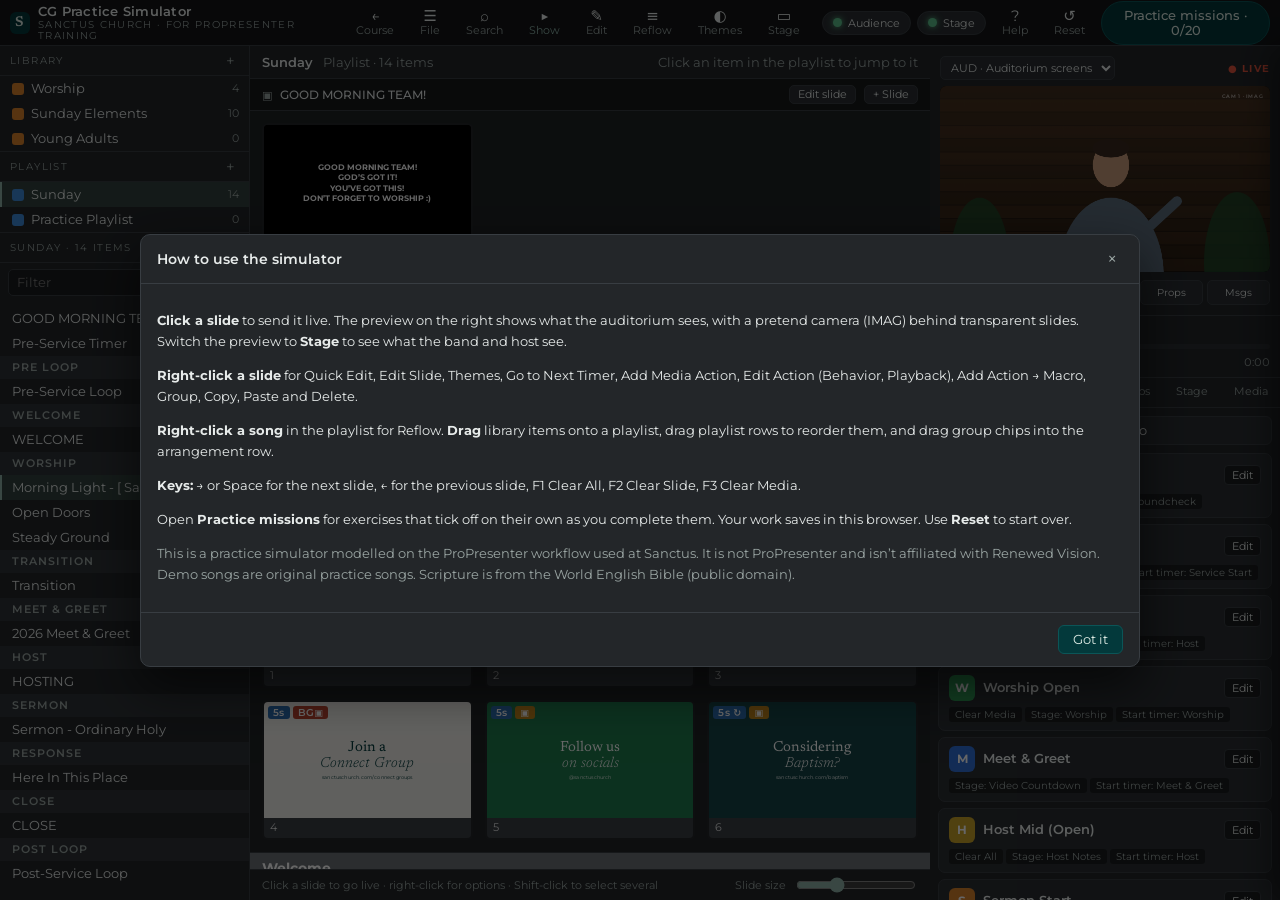
<file: cg-simulator/index.html>
<!DOCTYPE html>
<html lang="en">
<head>
<meta charset="utf-8">
<meta name="viewport" content="width=device-width, initial-scale=1">
<title>CG Practice Simulator</title>
<link rel="preconnect" href="https://fonts.googleapis.com">
<link rel="preconnect" href="https://fonts.gstatic.com" crossorigin>
<link href="https://fonts.googleapis.com/css2?family=Montserrat:wght@300;400;500;600;700&family=Newsreader:ital,opsz,wght@0,6..72,300;0,6..72,400;1,6..72,300;1,6..72,400&display=swap" rel="stylesheet">
<link rel="stylesheet" href="sim.css">
</head>
<body>
<div class="app">
  <header class="tb">
    <div class="brand"><i>S</i><span>CG Practice Simulator<small>Sanctus Church · for ProPresenter training</small></span></div>
    <a class="tbtn" id="backcourse" href="../index.html" hidden style="text-decoration:none"><b>←</b>Course</a>
    <button class="tbtn" data-act="file"><b>☰</b>File</button>
    <button class="tbtn" data-act="search"><b>⌕</b>Search</button>
    <button class="tbtn on"><b>▶</b>Show</button>
    <button class="tbtn" data-act="edit"><b>✎</b>Edit</button>
    <button class="tbtn" data-act="reflow"><b>≡</b>Reflow</button>
    <button class="tbtn" data-act="themes"><b>◐</b>Themes</button>
    <button class="tbtn" data-act="stageeditor"><b>▭</b>Stage</button>
    <span class="sp"></span>
    <button class="tog on" data-act="tog-aud" title="Turn the audience output on or off"><i></i>Audience</button>
    <button class="tog on" data-act="tog-stage" title="Turn the stage output on or off"><i></i>Stage</button>
    <button class="tbtn" data-act="help"><b>?</b>Help</button>
    <button class="tbtn" data-act="reset"><b>↺</b>Reset</button>
    <button class="mbtn" id="mbtn" data-act="missions">Practice missions</button>
  </header>
  <div class="main">
    <aside class="col">
      <div class="sec" style="flex:0 0 auto;max-height:45%;overflow-y:auto" id="lists"></div>
      <div class="sec" style="flex:1;border-top:1px solid var(--line)" id="items"></div>
    </aside>
    <section class="center">
      <div class="phead" id="phead"></div>
            <div class="grid" id="grid"></div>
      <div class="sizebar"><span>Click a slide to go live · right-click for options · Shift-click to select several</span><span style="flex:1"></span><label for="thumbsize">Slide size</label><input type="range" id="thumbsize" min="130" max="320" value="190"></div>
    </section>
    <aside class="col">
      <div class="outwrap">
        <div class="outbar"><select id="prevsel" aria-label="Output preview"><option value="aud">AUD · Auditorium screens</option><option value="stage">Stage display</option></select><span class="sp"></span><span class="livedot" id="livedot">● LIVE</span></div>
        <div class="frame" id="outframe" style="border-radius:6px">
          <div class="audlayers layer">
            <canvas id="cam" class="cam" width="640" height="360"></canvas><span class="camlbl">CAM 1 · IMAG</span>
            <div class="layer" id="lay-media"></div>
            <div class="layer" id="lay-text"></div>
            <div class="layer" id="lay-props"></div>
            <div class="layer" id="lay-msg"></div>
            <div class="layer" id="lay-off" hidden style="background:#000;display:grid;place-items:center;color:#666;font-size:3cqw">Audience output is off</div>
          </div>
          <div class="stagelayer layer" hidden style="background:#000"></div>
        </div>
        <div class="clears">
          <button class="all" data-act="clear" data-what="all" title="F1">Clear All</button>
          <button data-act="clear" data-what="slide" title="F2">Slide</button>
          <button data-act="clear" data-what="media" title="F3">Media</button>
          <button data-act="clear" data-what="props">Props</button>
          <button data-act="clear" data-what="messages">Msgs</button>
        </div>
      </div>
      <div class="player" id="player"></div>
      <div class="tabs" role="tablist">
        <button data-tab="macros">Macros</button><button data-tab="timers">Timers</button><button data-tab="messages">Messages</button><button data-tab="props">Props</button><button data-tab="stage">Stage</button><button data-tab="media">Media</button>
      </div>
      <div class="tabbody" id="tabbody"></div>
    </aside>
  </div>
</div>
<div class="drawer" id="drawer" aria-label="Practice missions">
  <div class="dh"><h2>Practice missions</h2><p>Work through these on the simulator. Each one ticks off on its own when you complete it.</p><div class="meter"><i style="width:0"></i></div><p id="mcount" style="margin-top:6px;font-size:11px"></p></div>
  <div class="db"></div>
  <div class="df"><button class="btn" data-act="help">How it works</button><span style="flex:1"></span><button class="btn" data-act="closemissions">Close</button></div>
</div>
<div class="toasts" id="toasts" aria-live="polite"></div>
<script src="data.js"></script>
<script src="app.js"></script>
<script>if(/\/cg-simulator\//.test(location.pathname)) document.getElementById("backcourse").hidden=false;</script>
</body>
</html>
</file>
<file: cg-simulator/sim.css>
:root{
  /* Practice console: dark, ProPresenter-like workspace; Sanctus teal/mint as the accent */
  --bg:#1b1d1f; --panel:#232629; --panel2:#2b2f33; --line:#383d42; --text:#e7ebea; --muted:#9aa5a3;
  --accent:#8EB2A8; --teal:#03393B; --mint:#DEEBE4; --live:#e0533d; --warn:#e2a23b; --good:#5bbf8a;
  --display:"Newsreader",Georgia,serif; --body:"Montserrat",system-ui,sans-serif;
  color-scheme:dark;
}
*{box-sizing:border-box}
html,body{margin:0;height:100%;background:var(--bg);color:var(--text);font-family:var(--body);font-size:12.5px;overflow:hidden}
button{font-family:inherit;font-size:inherit;color:inherit}
:focus-visible{outline:2px solid var(--accent);outline-offset:1px}
.app{display:grid;grid-template-rows:46px 1fr;height:100%}
/* toolbar */
.tb{display:flex;align-items:center;gap:6px;padding:0 10px;background:#141618;border-bottom:1px solid var(--line)}
.tb .brand{display:flex;align-items:center;gap:8px;margin-right:10px;font-weight:600;letter-spacing:.02em}
.tb .brand i{width:22px;height:22px;border-radius:6px;background:var(--teal);display:grid;place-items:center;font-style:normal;color:var(--mint);font-family:var(--display);font-size:14px}
.tb .brand small{display:block;font-weight:400;font-size:9.5px;color:var(--muted);letter-spacing:.14em;text-transform:uppercase}
.tbtn{display:flex;flex-direction:column;align-items:center;gap:1px;background:none;border:0;border-radius:6px;padding:4px 10px;cursor:pointer;color:var(--muted);font-size:10.5px}
.tbtn b{font-size:15px;line-height:1;color:var(--text);font-weight:400}
.tbtn:hover{background:var(--panel2)}
.tbtn.on{color:var(--accent)}
.tb .sp{flex:1}
.tog{display:flex;align-items:center;gap:6px;background:var(--panel2);border:1px solid var(--line);border-radius:999px;padding:4px 10px;cursor:pointer;font-size:11px}
.tog i{width:9px;height:9px;border-radius:50%;background:#555}
.tog.on i{background:var(--good);box-shadow:0 0 6px var(--good)}
.mbtn{background:var(--teal);border:1px solid #0b5557;color:var(--mint);border-radius:999px;padding:6px 12px;cursor:pointer;font-weight:500}
.mbtn:hover{background:#0a4b4d}
/* main grid */
.main{display:grid;grid-template-columns:250px 1fr 350px;min-height:0}
.col{display:flex;flex-direction:column;min-height:0;border-right:1px solid var(--line);background:var(--panel)}
.col:last-child{border-right:0}
.sec{display:flex;flex-direction:column;min-height:0}
.sechead{display:flex;align-items:center;justify-content:space-between;padding:7px 10px;font-size:10px;letter-spacing:.14em;text-transform:uppercase;color:var(--muted);border-bottom:1px solid var(--line);background:var(--panel)}
.sechead button{background:none;border:0;color:var(--muted);cursor:pointer;font-size:15px;line-height:1;padding:0 4px;border-radius:4px}
.sechead button:hover{color:var(--text);background:var(--panel2)}
.list{overflow-y:auto;flex:1;padding:4px 0}
.row{display:flex;align-items:center;gap:7px;padding:5px 10px;cursor:pointer;white-space:nowrap;overflow:hidden;text-overflow:ellipsis;border-left:2px solid transparent}
.row:hover{background:var(--panel2)}
.row.sel{background:#33433f;border-left-color:var(--accent)}
.row .ic{width:12px;height:12px;border-radius:3px;flex:none}
.row .ic.lib{background:#d9822b}.row .ic.pl{background:#3d8bd9}
.row .nm{overflow:hidden;text-overflow:ellipsis;flex:1}
.row .meta{color:var(--muted);font-size:10.5px}
.row.hdr{background:#2f3337;color:var(--muted);font-size:10.5px;letter-spacing:.1em;text-transform:uppercase;font-weight:600;cursor:grab}
.row.hdr.sel{background:#3b4a46}
.row.live .nm::after{content:" ● LIVE";color:var(--live);font-size:9.5px;letter-spacing:.06em}
.row.drop{box-shadow:inset 0 2px 0 var(--accent)}
.filter{margin:6px 8px;padding:5px 8px;background:var(--bg);border:1px solid var(--line);border-radius:5px;color:var(--text);font:inherit}
/* center */
.center{display:flex;flex-direction:column;min-width:0;min-height:0;background:#202325}
.phead{display:flex;align-items:center;gap:10px;padding:8px 12px;border-bottom:1px solid var(--line);background:var(--panel)}
.phead b{font-weight:600;font-size:13px}
.phead .meta{color:var(--muted)}
.phead .sp{flex:1}
.chipbtn{background:var(--panel2);border:1px solid var(--line);border-radius:5px;padding:4px 9px;cursor:pointer;font-size:11px}
.chipbtn:hover{border-color:var(--accent)}
.arr{padding:8px 12px;border-bottom:1px solid var(--line);display:grid;grid-template-columns:86px 1fr;gap:6px 10px;align-items:center;background:#25282b}
.arr label{color:var(--muted);font-size:10px;letter-spacing:.12em;text-transform:uppercase}
.chips{display:flex;flex-wrap:wrap;gap:4px;min-height:24px;padding:2px;border-radius:5px}
.chips.drop{background:#2f3a37}
.chip{display:inline-flex;align-items:center;gap:5px;padding:3px 8px;border-radius:4px;font-size:11px;font-weight:500;color:#fff;cursor:grab;user-select:none}
.chip button{background:none;border:0;padding:0 0 0 2px;color:rgba(255,255,255,.75);cursor:pointer;font-size:12px;line-height:1}
.chip button:hover{color:#fff}
.chip.dragging{opacity:.4}
.grid{flex:1;overflow-y:auto;padding:0 0 40px;scroll-padding-top:0}
.pgrid{padding:12px;display:grid;grid-template-columns:repeat(auto-fill,minmax(var(--thumb,190px),1fr));gap:12px;align-content:start}
.phdr{background:#6b7075;color:#fff;font-weight:700;font-size:14px;padding:6px 12px;position:sticky;top:0;z-index:4}
.pblock{border-bottom:1px solid var(--line);background:#202325}
.pblock.psel{background:#232a29}
.pbar{display:flex;align-items:center;gap:8px;padding:6px 12px;background:#17191b;border-bottom:1px solid var(--line);font-size:12px}
.pbar b{font-weight:500}
.pbar .pic{color:var(--muted);font-size:11px}
.pbar .meta{color:var(--muted);font-size:11px}
.pbar .sp{flex:1}
.pbar .chipbtn{padding:2px 8px;font-size:10.5px}
.pblock.psel .pbar{background:#1d2a28}
.livetag{background:var(--live);color:#fff;font-size:9.5px;font-weight:700;letter-spacing:.08em;padding:1px 6px;border-radius:3px}
.empty{color:var(--muted);padding:40px;text-align:center;line-height:1.7}
.slide{background:var(--panel);border-radius:6px;overflow:hidden;cursor:pointer;border:2px solid transparent;position:relative}
.slide:hover{border-color:#556}
.slide.sel{border-color:#7aa7ff}
.slide.live{border-color:var(--live)}
.slide .foot{display:flex;align-items:center;gap:6px;padding:3px 6px;font-size:10.5px;color:#fff;min-height:20px}
.slide .foot .num{opacity:.85}
.slide .foot .gn{flex:1;overflow:hidden;white-space:nowrap;text-overflow:ellipsis}
.badges{position:absolute;top:4px;left:4px;display:flex;gap:3px;z-index:3}
.badge{background:rgba(0,0,0,.72);color:#fff;border-radius:3px;padding:1px 5px;font-size:9.5px;font-weight:600;letter-spacing:.03em}
.badge.mac{background:#7b5cd6}.badge.tm{background:#2b6cb0}.badge.md{background:#c0841a}.badge.bg{background:#b8432f}
.sizebar{display:flex;align-items:center;gap:8px;padding:5px 12px;border-top:1px solid var(--line);background:var(--panel);color:var(--muted);font-size:11px}
.sizebar input{width:120px;accent-color:var(--accent)}
/* frames (16:9 render surfaces) */
.frame{container-type:inline-size;aspect-ratio:16/9;position:relative;overflow:hidden;background:#000}
.frame.checker{background-color:#2a2a2a;background-image:linear-gradient(45deg,#353535 25%,transparent 25%),linear-gradient(-45deg,#353535 25%,transparent 25%),linear-gradient(45deg,transparent 75%,#353535 75%),linear-gradient(-45deg,transparent 75%,#353535 75%);background-size:14px 14px;background-position:0 0,0 7px,7px -7px,-7px 0}
.layer{position:absolute;inset:0}
.cam{width:100%;height:100%;display:block}
.camlbl{position:absolute;top:2cqw;right:2cqw;font-size:1.6cqw;color:rgba(255,255,255,.65);letter-spacing:.12em;font-weight:600}
.txt{position:absolute;left:6%;right:6%;display:flex;flex-direction:column;line-height:1.25;white-space:pre-wrap;word-break:break-word}
.media-img{position:absolute;inset:0;display:flex;flex-direction:column;align-items:center;justify-content:center;text-align:center;padding:6cqw}
.media-img .t{font-family:var(--display);font-size:7cqw;line-height:1.05}
.media-img .t em{font-weight:300}
.media-img .s{font-size:2.2cqw;margin-top:2cqw;letter-spacing:.04em}
.media-vid{position:absolute;inset:0;display:flex;flex-direction:column;align-items:center;justify-content:center;color:#fff;text-align:center}
.media-vid .t{font-family:var(--display);font-size:6cqw}
.media-vid .s{font-size:2.4cqw;opacity:.85;margin-top:1.5cqw;font-variant-numeric:tabular-nums}
.media-vid .play{position:absolute;bottom:3cqw;left:3cqw;font-size:1.7cqw;opacity:.8}
.l3{position:absolute;left:0;right:0;bottom:6%;display:flex;flex-direction:column}
.l3 .ref{align-self:flex-start;background:#DEEBE4;color:#03393B;font-family:var(--display);font-size:2.7cqw;padding:.5cqw 2.4cqw;margin-left:0}
.l3 .body{background:#154547;color:#fff;font-size:2.3cqw;padding:1.6cqw 2.4cqw;line-height:1.35}
.prop{position:absolute;left:4%;bottom:9%;background:#03393B;color:#fff;padding:1.2cqw 2.4cqw;border-left:.6cqw solid #8EB2A8;font-size:2.4cqw;animation:fade .4s}
.prop small{display:block;font-size:1.5cqw;color:#cfe0da;letter-spacing:.1em;text-transform:uppercase;margin-top:.3cqw}
.msg{position:absolute;right:2.5%;bottom:3%;background:#e0533d;color:#fff;padding:.8cqw 2cqw;font-size:2.6cqw;font-weight:600;border-radius:.5cqw;letter-spacing:.06em;animation:fade .3s}
@keyframes fade{from{opacity:0}to{opacity:1}}
/* right column */
.outwrap{padding:10px;border-bottom:1px solid var(--line)}
.outbar{display:flex;align-items:center;gap:6px;margin-bottom:6px}
.outbar select{background:var(--panel2);color:var(--text);border:1px solid var(--line);border-radius:5px;padding:3px 6px;font:inherit;font-size:11px}
.outbar .sp{flex:1}
.livedot{font-size:10px;letter-spacing:.12em;color:var(--live);font-weight:700}
.livedot.off{color:#666}
.clears{display:grid;grid-template-columns:repeat(5,1fr);gap:4px;margin-top:8px}
.clears button{background:var(--panel2);border:1px solid var(--line);border-radius:5px;padding:5px 2px;cursor:pointer;font-size:10px}
.clears button:hover{border-color:var(--live);color:#fff}
.clears button.all{background:#5a2a22;border-color:#7a3a2e}
.player{padding:8px 10px;border-bottom:1px solid var(--line)}
.player .nm{font-size:11px;color:var(--muted);white-space:nowrap;overflow:hidden;text-overflow:ellipsis}
.prog{height:5px;background:var(--panel2);border-radius:3px;margin:6px 0;overflow:hidden}
.prog i{display:block;height:100%;background:var(--accent);width:0}
.pctl{display:flex;align-items:center;gap:6px;font-variant-numeric:tabular-nums;font-size:11px;color:var(--muted)}
.pctl button{background:var(--panel2);border:1px solid var(--line);border-radius:4px;padding:2px 8px;cursor:pointer}
.pctl .sp{flex:1}
.tabs{display:flex;border-bottom:1px solid var(--line);background:var(--panel)}
.tabs button{flex:1;background:none;border:0;border-bottom:2px solid transparent;padding:7px 2px;cursor:pointer;font-size:10.5px;color:var(--muted)}
.tabs button.on{color:var(--text);border-bottom-color:var(--accent)}
.tabbody{flex:1;overflow-y:auto;padding:8px}
.card{background:var(--panel2);border:1px solid var(--line);border-radius:7px;padding:8px 10px;margin-bottom:6px}
.card.click{cursor:pointer}
.card.click:hover{border-color:var(--accent)}
.card.on{border-color:var(--good)}
.card .h{display:flex;align-items:center;gap:8px}
.card .h b{font-weight:600;flex:1}
.card .sub{color:var(--muted);font-size:11px;margin-top:3px}
.tmr{font-variant-numeric:tabular-nums;font-size:16px;font-weight:500}
.tmr.run{color:var(--good)}
.tmr.over{color:var(--live)}
.ibtn{background:var(--bg);border:1px solid var(--line);border-radius:4px;padding:2px 7px;cursor:pointer;font-size:11px}
.ibtn:hover{border-color:var(--accent)}
.macic{width:26px;height:26px;border-radius:6px;display:grid;place-items:center;font-size:12px;font-weight:700;color:#fff;flex:none}
.acts{display:flex;flex-wrap:wrap;gap:3px;margin-top:6px}
.act{background:var(--bg);border-radius:3px;padding:1px 6px;font-size:10px;color:var(--muted)}
.field{display:flex;flex-direction:column;gap:4px;margin:8px 0}
.field span{font-size:10px;letter-spacing:.12em;text-transform:uppercase;color:var(--muted)}
input[type=text],input[type=number],select,textarea{background:var(--bg);color:var(--text);border:1px solid var(--line);border-radius:5px;padding:6px 8px;font:inherit}
textarea{resize:vertical;line-height:1.5}
.btn{background:var(--panel2);border:1px solid var(--line);border-radius:6px;padding:6px 14px;cursor:pointer}
.btn:hover{border-color:var(--accent)}
.btn.pri{background:var(--teal);border-color:#0b5557;color:var(--mint)}
.btn.pri:hover{background:#0a4b4d}
.btn.danger{background:#5a2a22;border-color:#7a3a2e}
/* context menu */
.menu{position:fixed;z-index:100;background:#2d3135;border:1px solid #474d53;border-radius:7px;padding:4px;min-width:200px;box-shadow:0 10px 30px rgba(0,0,0,.5)}
.mi{position:relative;display:flex;align-items:center;gap:8px;padding:6px 10px;border-radius:4px;cursor:pointer;white-space:nowrap}
.mi:hover{background:#3d6d64}
.mi.dis{opacity:.4;pointer-events:none}
.mi .ar{margin-left:auto;color:var(--muted)}
.mi .ck{width:12px;color:var(--accent)}
.msep{height:1px;background:#474d53;margin:4px 2px}
.mi > .menu{display:none;position:absolute;left:100%;top:-5px}
.mi:hover > .menu{display:block}
.mi.flip > .menu{left:auto;right:100%}
/* modal */
.ov{position:fixed;inset:0;background:rgba(0,0,0,.6);z-index:80;display:flex;align-items:center;justify-content:center;padding:20px}
.modal{background:var(--panel);border:1px solid var(--line);border-radius:10px;width:min(560px,100%);max-height:100%;display:flex;flex-direction:column;box-shadow:0 20px 50px rgba(0,0,0,.6)}
.modal.wide{width:min(1000px,100%)}
.modal .mh{display:flex;align-items:center;padding:12px 16px;border-bottom:1px solid var(--line);font-weight:600;font-size:13.5px}
.modal .mh .sp{flex:1}
.modal .mh button{background:none;border:0;color:var(--muted);cursor:pointer;font-size:18px}
.modal .mb{padding:14px 16px;overflow-y:auto}
.modal .mf{display:flex;gap:8px;justify-content:flex-end;padding:12px 16px;border-top:1px solid var(--line)}
.two{display:grid;grid-template-columns:1fr 1fr;gap:14px}
.edgrid{display:grid;grid-template-columns:1fr 260px;gap:16px}
.seg{display:flex;gap:2px}
.seg button{flex:1;background:var(--bg);border:1px solid var(--line);padding:5px;cursor:pointer;border-radius:4px}
.seg button.on{background:var(--teal);border-color:#0b5557;color:var(--mint)}
.check{display:flex;align-items:center;gap:6px;margin:6px 0;cursor:pointer}
.check input{accent-color:var(--accent)}
.sres{border:1px solid var(--line);border-radius:6px;max-height:260px;overflow-y:auto}
.sres .r{padding:8px 10px;border-bottom:1px solid var(--line);cursor:pointer}
.sres .r:hover{background:var(--panel2)}
.sres .r.sel{background:#33433f}
.sres .r small{display:block;color:var(--muted)}
.lyr{white-space:pre-wrap;background:var(--bg);border:1px solid var(--line);border-radius:6px;padding:10px;font-size:11.5px;max-height:260px;overflow-y:auto;color:#cfd6d4}
.reflow{display:grid;grid-template-columns:1fr 1fr;gap:14px}
.reflow textarea{width:100%;min-height:420px;font-size:13px;line-height:1.55}
.rprev{display:grid;grid-template-columns:repeat(2,1fr);gap:8px;align-content:start;max-height:440px;overflow-y:auto}
.hint{color:var(--muted);font-size:11.5px;line-height:1.5}
/* stage editor */
.stcanvas{position:relative}
.stel{position:absolute;border:1px dashed rgba(142,178,168,.6);cursor:move;overflow:hidden}
.stel.sel{border:1.5px solid #8EB2A8}
.stel .rz{position:absolute;right:0;bottom:0;width:12px;height:12px;background:#8EB2A8;cursor:nwse-resize}
.stel .lbl{position:absolute;top:0;left:0;font-size:9px;background:rgba(142,178,168,.85);color:#03393B;padding:0 4px;font-family:var(--body)}
/* stage render elements */
.se{position:absolute;display:flex;flex-direction:column;justify-content:center;color:#fff;overflow:hidden;line-height:1.15;font-family:Helvetica,Arial,sans-serif}
.se.clock{font-weight:700}
.se .cap{font-size:1.5cqw;letter-spacing:.12em;color:#9fb;text-transform:uppercase;margin-bottom:.4cqw}
.se.next{color:#6fe39a}
.se.timer .v{font-variant-numeric:tabular-nums;font-weight:700;color:#7ef0a5}
.se.timer.over .v{color:#ff6b57}
.se.msg{color:#ffd76b;font-weight:700}
/* missions drawer */
.drawer{position:fixed;top:46px;right:0;bottom:0;width:380px;background:var(--panel);border-left:1px solid var(--line);z-index:60;transform:translateX(100%);transition:transform .25s;display:flex;flex-direction:column;box-shadow:-10px 0 30px rgba(0,0,0,.4)}
.drawer.open{transform:none}
.drawer .dh{padding:14px 16px;border-bottom:1px solid var(--line)}
.drawer .dh h2{font-family:var(--display);font-weight:400;font-size:22px;margin:0 0 4px;color:var(--mint)}
.drawer .dh p{margin:0;color:var(--muted);line-height:1.5}
.drawer .db{overflow-y:auto;padding:10px 16px;flex:1}
.drawer h3{font-size:10px;letter-spacing:.16em;text-transform:uppercase;color:var(--accent);margin:14px 0 6px}
.ms{display:flex;gap:10px;align-items:flex-start;padding:7px 0;border-bottom:1px solid #2e3236;line-height:1.45}
.ms i{flex:none;width:18px;height:18px;border-radius:50%;border:1.5px solid #59615f;margin-top:1px;display:grid;place-items:center;font-style:normal;font-size:11px}
.ms.done i{background:var(--good);border-color:var(--good);color:#0d2a1d}
.ms.done span{color:var(--muted)}
.ms small{display:block;color:var(--muted);font-size:11px}
.drawer .df{padding:10px 16px;border-top:1px solid var(--line);display:flex;gap:8px}
.meter{height:6px;background:var(--panel2);border-radius:3px;overflow:hidden;margin-top:10px}
.meter i{display:block;height:100%;background:var(--good)}
/* toast */
.toasts{position:fixed;left:50%;bottom:18px;transform:translateX(-50%);display:flex;flex-direction:column;gap:6px;z-index:120;align-items:center;pointer-events:none}
.toast{background:#2d3135;border:1px solid #474d53;border-radius:8px;padding:8px 14px;box-shadow:0 6px 20px rgba(0,0,0,.5);animation:fade .2s}
.toast.good{border-color:var(--good)}
.toast.warn{border-color:var(--warn)}
.smallnote{font-size:10.5px;color:var(--muted);padding:6px 10px;border-top:1px solid var(--line)}
@media (max-width:1100px){.main{grid-template-columns:210px 1fr 300px}}
@media (prefers-reduced-motion:reduce){*{animation:none!important;transition:none!important}}

[hidden]{display:none!important}
.se.clock{white-space:nowrap}
.toasts .toast:nth-last-child(n+5){display:none}
.pblock{scroll-margin-top:34px}
</file>
